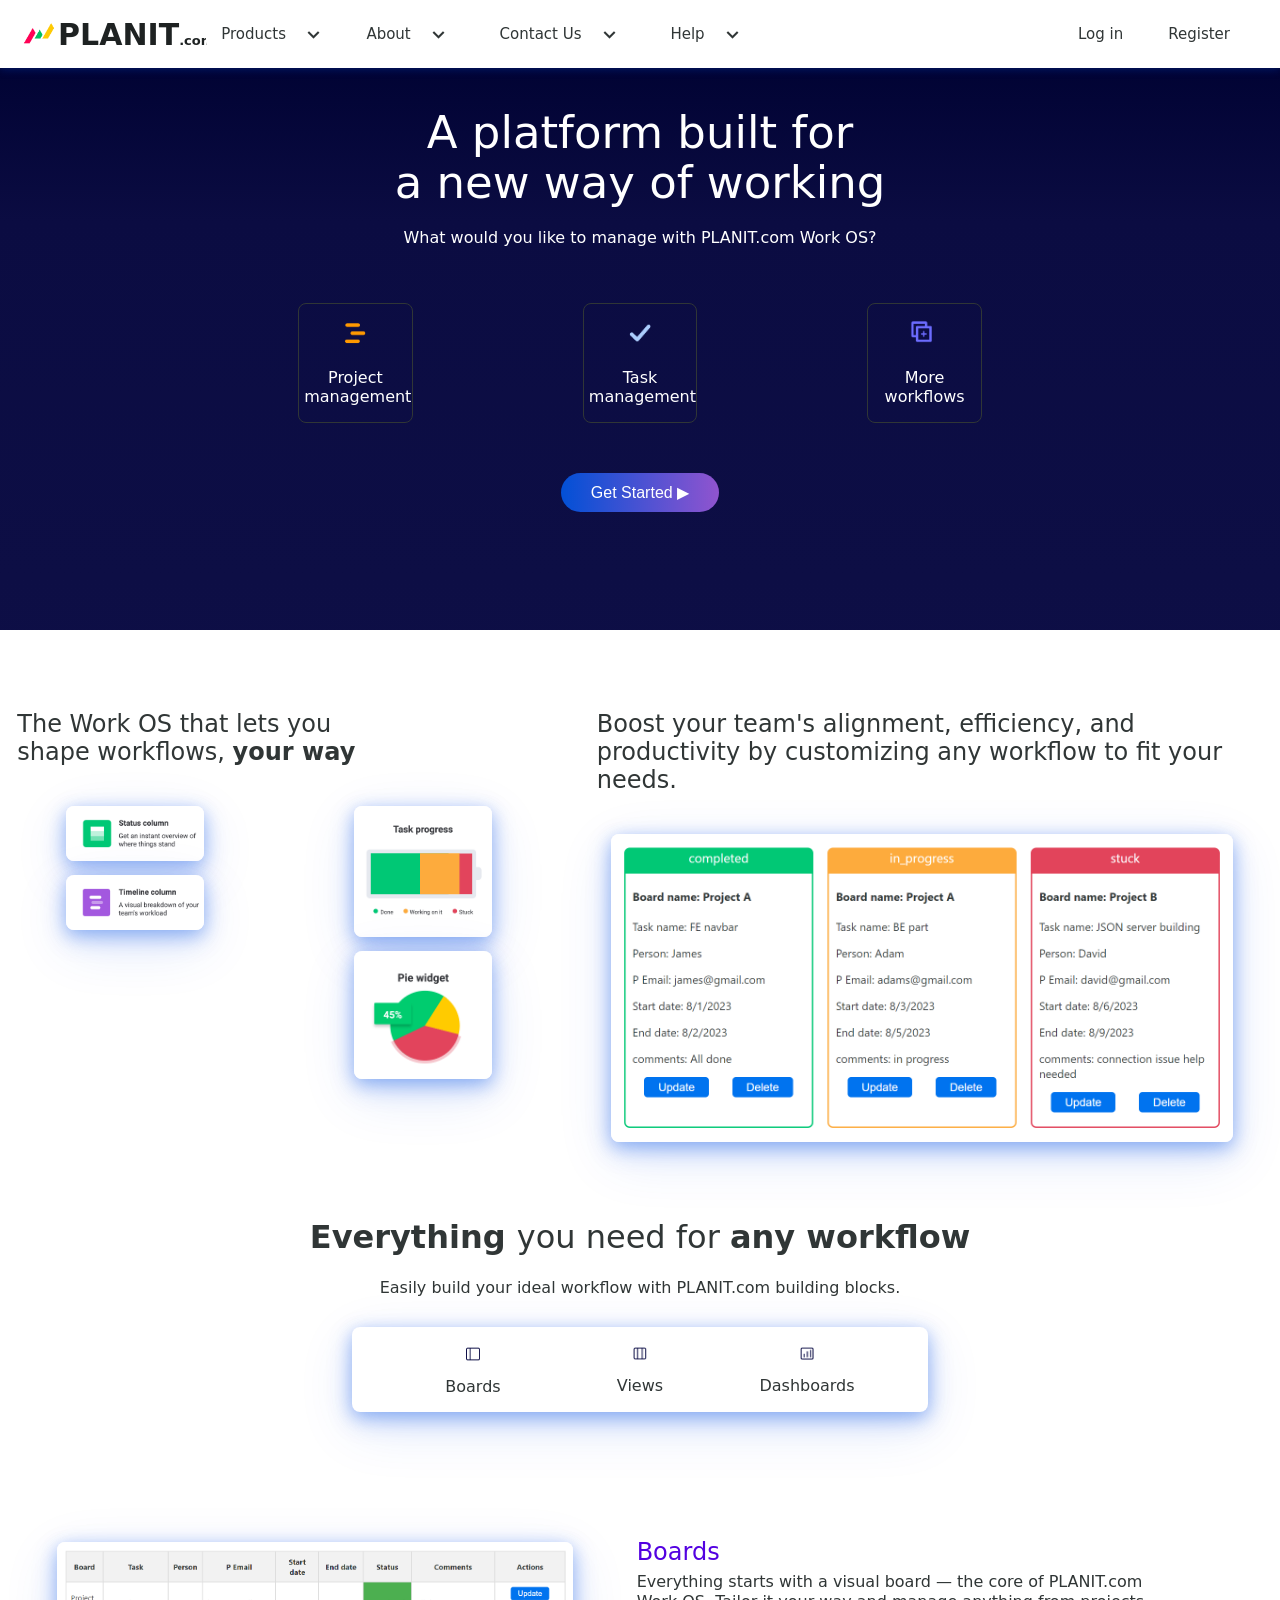
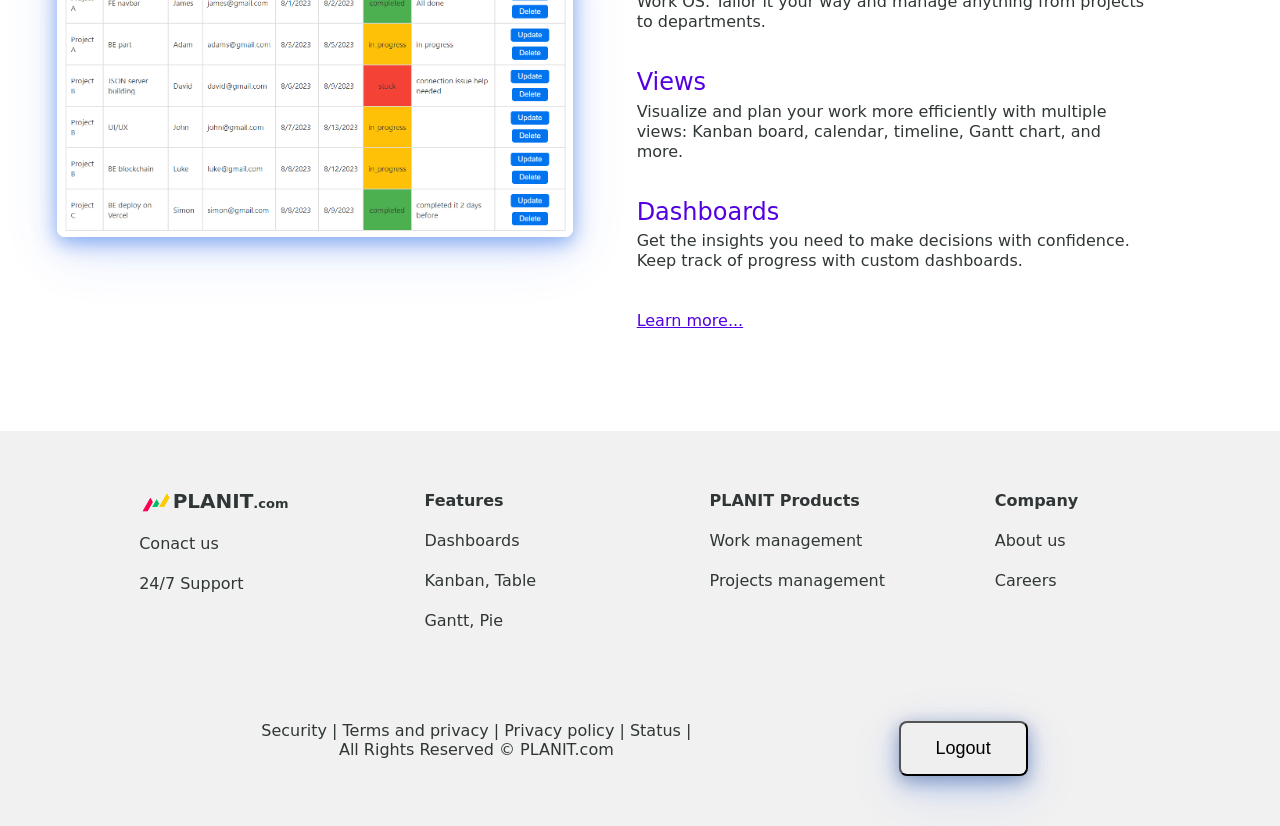
<file: Frontend/index.html>
<!DOCTYPE html>
<html lang="en">
  <head>
    <meta charset="UTF-8" />
    <meta http-equiv="X-UA-Compatible" content="IE=edge" />
    <meta name="viewport" content="width=device-width, initial-scale=1.0" />
    <title>PLANIT Home page</title>
    <link rel="stylesheet" href="index.css" />
    <link
      rel="stylesheet"
      href="https://cdnjs.cloudflare.com/ajax/libs/font-awesome/6.4.0/css/all.min.css"
      integrity="sha512-iecdLmaskl7CVkqkXNQ/ZH/XLlvWZOJyj7Yy7tcenmpD1ypASozpmT/E0iPtmFIB46ZmdtAc9eNBvH0H/ZpiBw=="
      crossorigin="anonymous"
      referrerpolicy="no-referrer"
    />
    <link
      href="https://unpkg.com/boxicons@2.1.1/css/boxicons.min.css"
      rel="stylesheet"
    />
  </head>
  <body>
    <nav id="navbar">
      <div id="navleftdiv">
        <div id="logo">
          <img src="./images/Untitled design.png" alt="err" />
          <a href="index.html">PLANIT<span>.com</span></a>
        </div>
        <div class="select-menu">
          <div class="select-btn">
            <div>
              <button class="sBtn-text" id="prodbtn">Products</button>
              <i class="bx bx-chevron-down" id="iprod"></i>
            </div>
          </div>

          <ul class="options">
            <li class="option">
              <img
                class="dropimgs"
                src="./images/cate1_images/wm_icon_footer.png"
                alt=""
              />
              <span id="wk_mngt1" class="option-text">Work management : </span>
              <p>
                Manage tasks and workflows to fuel team collaboration and
                productivity at scale.
              </p>
            </li>
            <li class="option">
              <img
                class="dropimgs"
                src="./images/cate1_images/pmo_icon.png"
                alt=""
              />
              <span id="wk_mngt2" class="option-text"
                >Project management :</span
              >
              <p>
                Plan, collaborate, and execute on every project and portfolio to
                reach your goals, faster.
              </p>
            </li>
          </ul>
        </div>
        <div class="navbtns">
          <button>About</button>
          <i class="bx bx-chevron-down"></i>
        </div>
        <div class="navbtns">
          <button>Contact Us</button>
          <i class="bx bx-chevron-down"></i>
        </div>
        <div class="navbtns">
          <button>Help</button>
          <i class="bx bx-chevron-down"></i>
        </div>
      </div>
      <div id="navrightdiv">
        <a id="hrefLogin" href="./pages/login.html">Log in</a>
        <a id="hrefRegister" href="./pages/register.html">Register</a>
      </div>
    </nav>
    <!-- main content---------- -->
    <div id="main">
      <h1>
        A platform built for <br />
        a new way of working
      </h1>
      <p>What would you like to manage with PLANIT.com Work OS?</p>
      <div id="cate1">
        <div id="wk_mngt3">
          <img src="./images/cate1_images/pmo_icon.png" alt="" />
          <p>Project management</p>
        </div>
        <div id="wk_mngt4">
          <img src="./images/cate1_images/task_icon.png" alt="" />
          <p>Task management</p>
        </div>
        <div>
          <img src="./images/cate1_images/workflows_icon.png" alt="" />
          <p>More workflows</p>
        </div>
      </div>
      <div>
        <button id="wk_mngt5" class="getstart">Get Started ▶</button>
      </div>
      <p></p>
      <p></p>
      <p></p>
      <div id="cate3">
        <div id="cate3l">
          <h2>
            The Work OS that lets you <br />shape workflows,
            <span id="spancate3">your way</span>
          </h2>
          <div id="cate3lsub">
            <div>
              <img src="./images/cate3/Status_column.png" alt="" />
              <img src="./images/cate3/Timeline_column.png" alt="" />
            </div>
            <div>
              <img src="./images/cate3/Battery.png" alt="" />
              <img src="./images/cate3/Pie.png" alt="" />
            </div>
          </div>
        </div>
        <div id="cate3r">
          <h2>
            Boost your team's alignment, efficiency, and productivity by
            customizing any workflow to fit your needs.
          </h2>
          <img src="./images/cate3/Kanban.PNG" alt="" />
        </div>
      </div>
      <div id="cate4">
        <h1>Everything <span> you need for </span> any workflow</h1>
        <p>Easily build your ideal workflow with PLANIT.com building blocks.</p>
        <div id="cate4sub">
          <div>
            <img src="./images/cate4/board_icon.png" alt="" />
            <p>Boards</p>
          </div>
          <div>
            <img src="./images/cate4/views_icon (1).png" alt="" />
            <p>Views</p>
          </div>
          <div>
            <img src="./images/cate4/dashboard_icon (1).png" alt="" />
            <p>Dashboards</p>
          </div>
        </div>
        <div id="cate4sub2">
          <div>
            <img id="first_board" src="./images/Table.PNG" alt="" />
          </div>
          <div>
            <h2>Boards</h2>
            <p>
              Everything starts with a visual board — the core of PLANIT.com
              Work OS. Tailor it your way and manage anything from projects to
              departments.
            </p>
            <h2>Views</h2>
            <p>
              Visualize and plan your work more efficiently with multiple views:
              Kanban board, calendar, timeline, Gantt chart, and more.
            </p>
            <h2>Dashboards</h2>
            <p>
              Get the insights you need to make decisions with confidence. Keep
              track of progress with custom dashboards.
            </p>
            <a href="" class="learnmore">Learn more...</a>
          </div>
        </div>
      </div>
    </div>
    <!-- main div end -->
    <div id="footer">
      <div id="fdiv1">
        <div id="logof">
          <img src="./images/Untitled design.png" alt="err" />
          <a href="index.html">PLANIT<span>.com</span></a>
        </div>
        <a href="">Conact us</a><br />
        <a href="">24/7 Support</a>
      </div>
      <div class="fdiv2">
        <a href="">Features</a> <br />
        <a href="">Dashboards</a><br />
        <a href="">Kanban,</a>
        <a href="">Table</a><br />
        <a href="">Gantt,</a>
        <a href="">Pie</a>
      </div>
      <div class="fdiv2">
        <a href="">PLANIT Products</a> <br />
        <a href="">Work management</a><br />
        <a href="">Projects management</a><br />
      </div>
      <div class="fdiv2">
        <a href="">Company</a> <br />
        <a href="">About us</a><br />
        <a href="">Careers</a><br />
      </div>
    </div>
    <div id="footerbottum">
      <div></div>
      <div>
        Security | Terms and privacy | Privacy policy | Status | All Rights
        Reserved © PLANIT.com
      </div>
      <div>
        <button id="logout">Logout</button>
      </div>
      <div></div>
    </div>
  </body>
</html>
<script src="./index.js"></script>
</file>
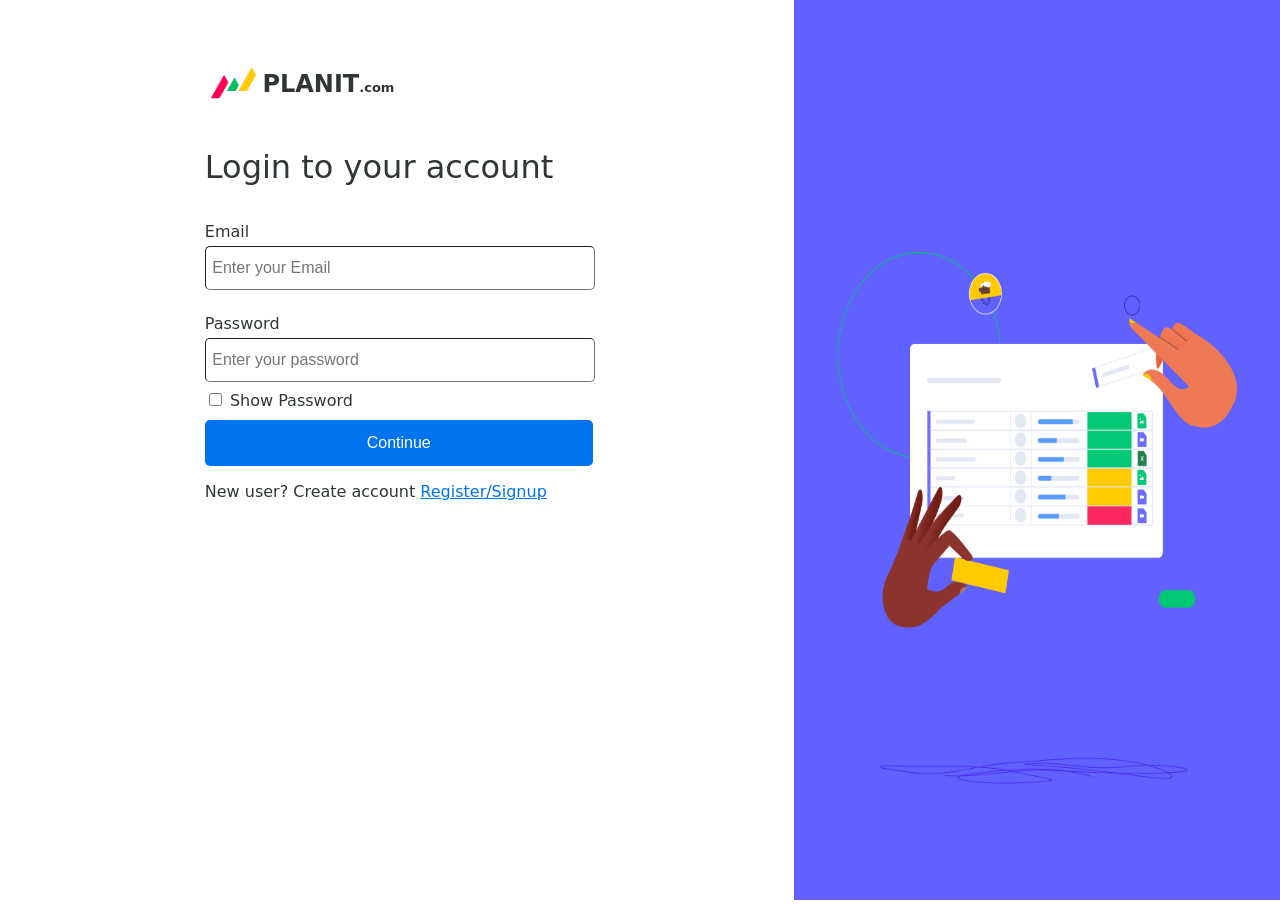
<file: Frontend/pages/login.html>
<!DOCTYPE html>
<html lang="en">
  <head>
    <meta charset="UTF-8" />
    <meta http-equiv="X-UA-Compatible" content="IE=edge" />
    <meta name="viewport" content="width=device-width, initial-scale=1.0" />
    <title>Login page</title>
    <link rel="stylesheet" href="../styles/login.css" />
  </head>
  <body>
    <div id="container">
      <div id="left">
        <div id="leftmaincont">
          <div id="logo">
            <img src="../images/Untitled design.png" alt="err" />
            <h2>PLANIT<span>.com</span></h2>
          </div>
          <h1>Login to your account</h1>
          <form id="formcontainer">
            <p>Email</p>
            <input
              type="email"
              id="email"
              class="rcheck"
              placeholder=" Enter your Email"
            />
            <p>Password</p>
            <input
              type="password"
              id="password"
              class="rcheck"
              placeholder=" Enter your password"
            />
            <label>
              <input type="checkbox" id="showPassword" />
              Show Password
            </label>
            <input type="submit" id="continue" value="Continue" />
          </form>
          <p>
            New user? Create account
            <a href="./register.html" id="spanid">Register/Signup</a>
          </p>
        </div>
      </div>
      <div id="right">
        <img src="../images/welcome-to-planit.png" alt="" />
      </div>
    </div>
  </body>
</html>
<script src="../scripts/login.js"></script>
</file>
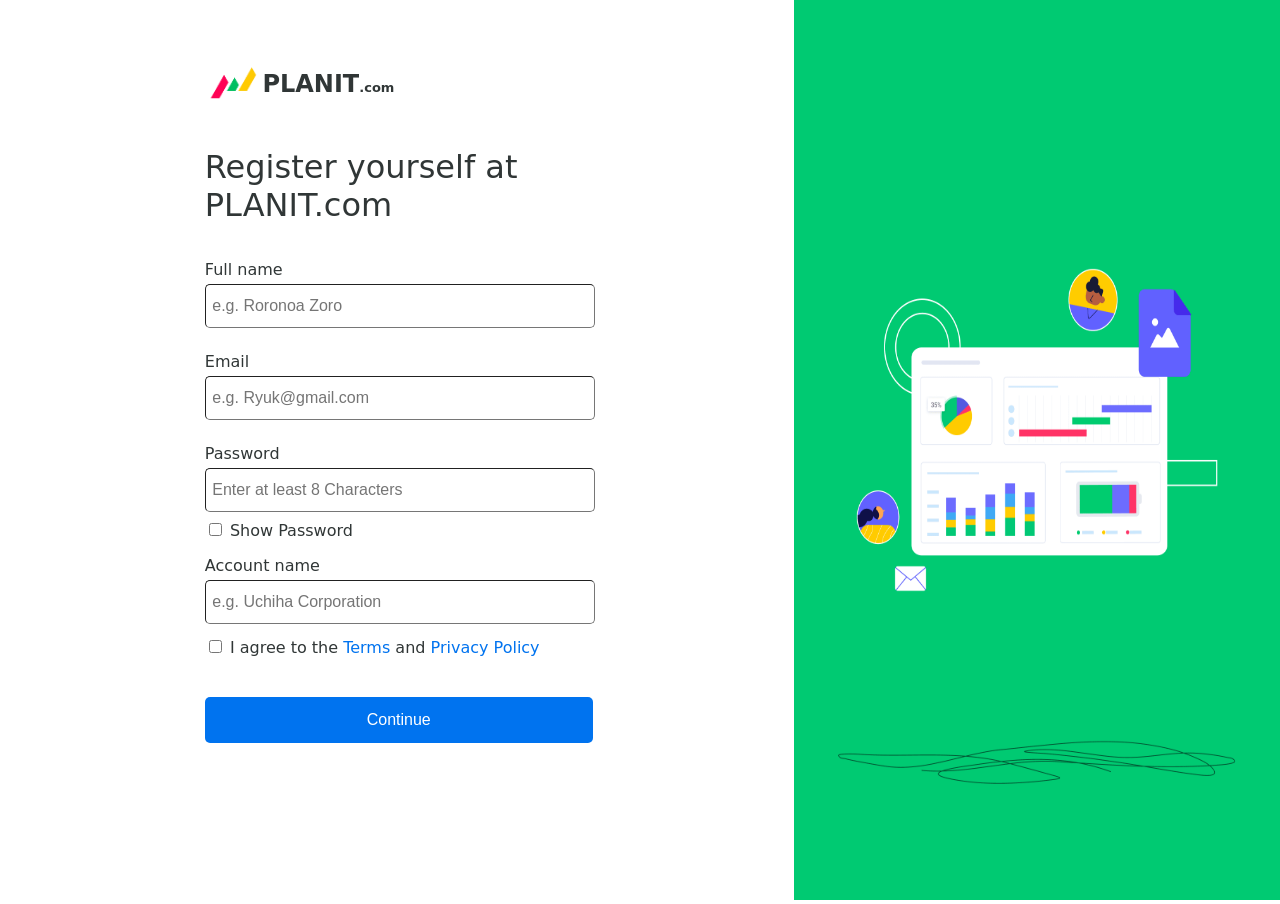
<file: Frontend/pages/register.html>
<!DOCTYPE html>
<html lang="en">
  <head>
    <meta charset="UTF-8" />
    <meta http-equiv="X-UA-Compatible" content="IE=edge" />
    <meta name="viewport" content="width=device-width, initial-scale=1.0" />
    <title>Register page</title>
    <link rel="stylesheet" href="../styles/register.css" />
  </head>
  <body>
    <div id="container">
      <div id="left">
        <div id="leftmaincont">
          <div id="logo">
            <img src="../images/Untitled design.png" alt="err" />
            <h2>PLANIT<span>.com</span></h2>
          </div>
          <h1>Register yourself at PLANIT.com</h1>
          <form id="formcontainer">
            <p>Full name</p>
            <input
              type="text"
              id="fullname"
              class="rcheck"
              placeholder=" e.g. Roronoa Zoro"
            />
            <p>Email</p>
            <input
              type="email"
              id="email"
              class="rcheck"
              placeholder=" e.g. Ryuk@gmail.com"
            />
            <p>Password</p>
            <input
              type="password"
              id="password"
              class="rcheck"
              placeholder=" Enter at least 8 Characters"
            />
            <label>
              <input type="checkbox" id="showPassword" />
              Show Password
            </label>
            <p>Account name</p>
            <input
              type="text"
              id="accountname"
              class="rcheck"
              placeholder=" e.g. Uchiha Corporation"
            />
            <div id="checkbox">
              <input type="checkbox" />
              <span
                >I agree to the <span class="terms"> Terms </span> and
                <span class="terms"> Privacy Policy</span>
              </span>
            </div>
            <input type="submit" id="continue" value="Continue" />
          </form>
        </div>
      </div>
      <div id="right">
        <img
          src="../images/what-aspects-of-your-work-do-you-need-help_with.png"
          alt=""
        />
      </div>
    </div>
  </body>
</html>
<script src="../scripts/register.js"></script>
</file>
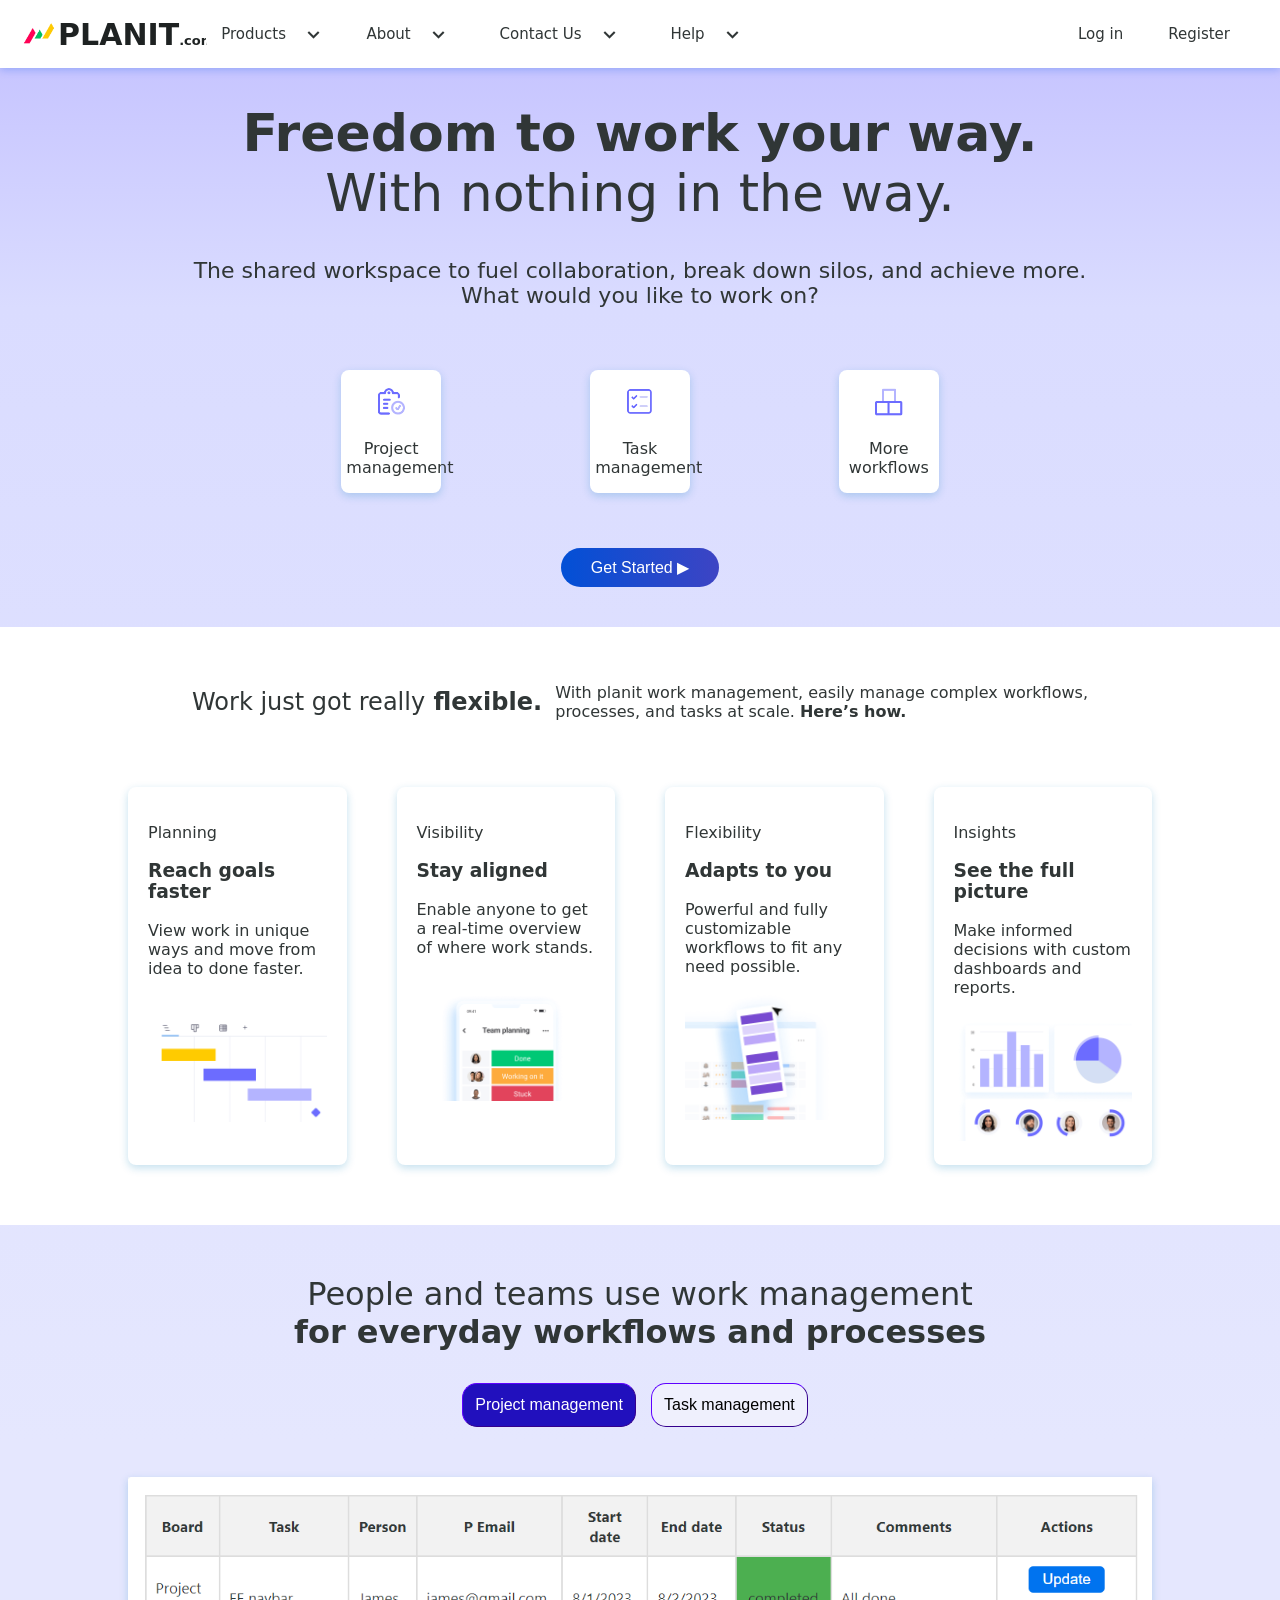
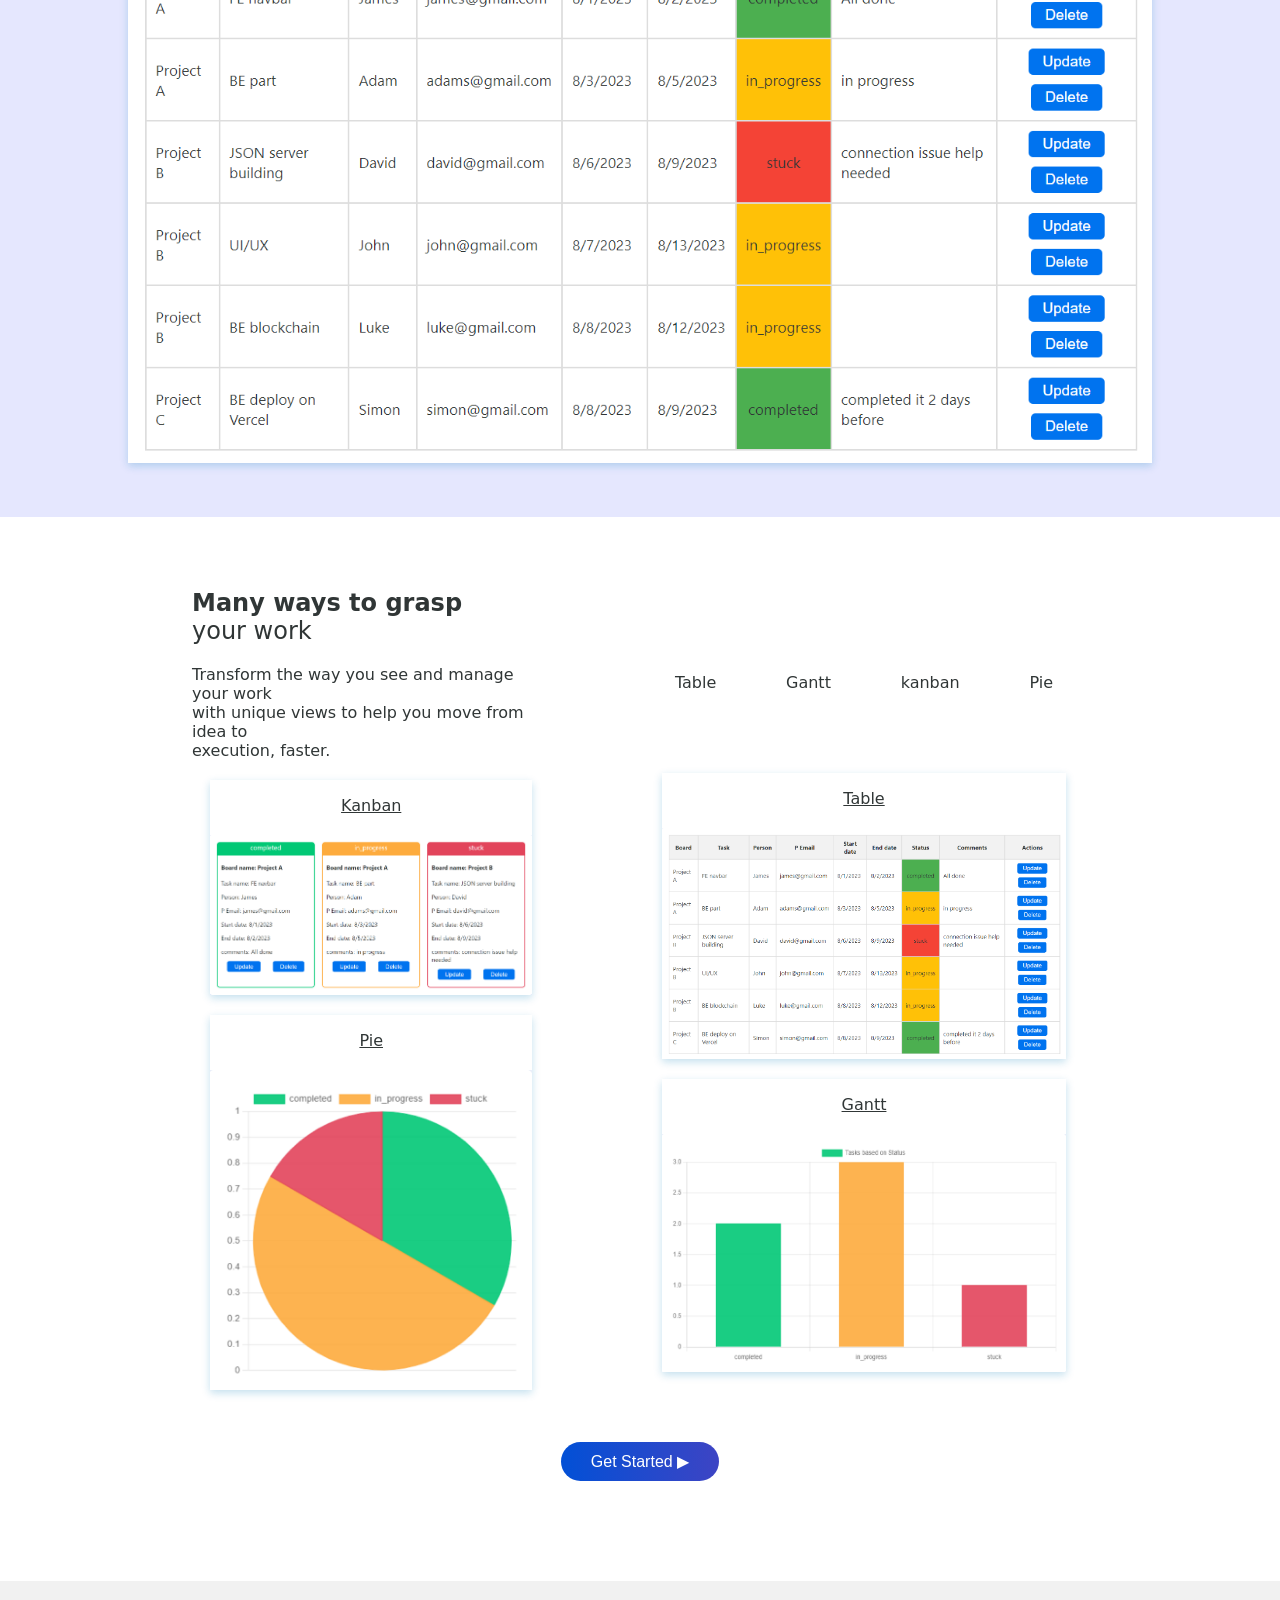
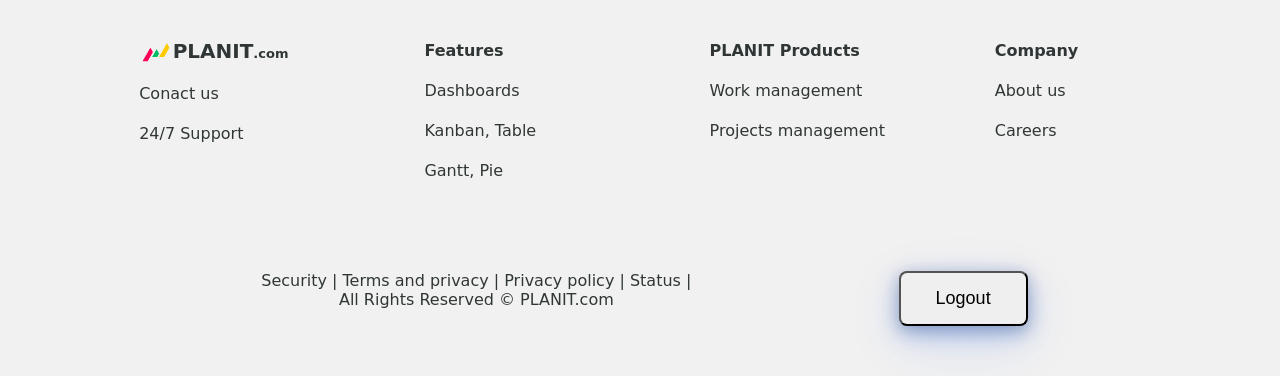
<file: Frontend/pages/wk_mngt.html>
<!DOCTYPE html>
<html lang="en">
  <head>
    <meta charset="UTF-8" />
    <meta http-equiv="X-UA-Compatible" content="IE=edge" />
    <meta name="viewport" content="width=device-width, initial-scale=1.0" />
    <title>Work Management</title>
    <link rel="stylesheet" href="../styles/wk_mngt.css" />
    <link
      rel="stylesheet"
      href="https://cdnjs.cloudflare.com/ajax/libs/font-awesome/6.4.0/css/all.min.css"
      integrity="sha512-iecdLmaskl7CVkqkXNQ/ZH/XLlvWZOJyj7Yy7tcenmpD1ypASozpmT/E0iPtmFIB46ZmdtAc9eNBvH0H/ZpiBw=="
      crossorigin="anonymous"
      referrerpolicy="no-referrer"
    />
    <link
      href="https://unpkg.com/boxicons@2.1.1/css/boxicons.min.css"
      rel="stylesheet"
    />
  </head>
  <body>
    <nav id="navbar">
      <div id="navleftdiv">
        <div id="logo">
          <img src="../images/Untitled design.png" alt="err" />
          <a href="../index.html">PLANIT<span>.com</span></a>
        </div>
        <div class="select-menu">
          <div class="select-btn">
            <div>
              <button class="sBtn-text" id="prodbtn">Products</button>
              <i class="bx bx-chevron-down" id="iprod"></i>
            </div>
          </div>
          <ul class="options">
            <li class="option">
              <img
                class="dropimgs"
                src="../images/cate1_images/wm_icon_footer.png"
                alt=""
              />
              <span id="wk_mngt1" class="option-text">Work management : </span>
              <p>
                Manage tasks and workflows to fuel team collaboration and
                productivity at scale.
              </p>
            </li>
            <li class="option">
              <img
                class="dropimgs"
                src="../images/cate1_images/pmo_icon.png"
                alt=""
              />
              <span class="option-text">Project management :</span>
              <p>
                Plan, collaborate, and execute on every project and portfolio to
                reach your goals, faster.
              </p>
            </li>
          </ul>
        </div>
        <div class="navbtns">
          <button>About</button>
          <i class="bx bx-chevron-down"></i>
        </div>
        <div class="navbtns">
          <button>Contact Us</button>
          <i class="bx bx-chevron-down"></i>
        </div>
        <div class="navbtns">
          <button>Help</button>
          <i class="bx bx-chevron-down"></i>
        </div>
      </div>
      <div id="navrightdiv">
        <a id="hrefLogin" href="../pages/login.html">Log in</a>
        <a id="hrefRegister" href="./pages/register.html">Register</a>
      </div>
    </nav>

    <!-- main content---------- -->

    <div id="main">
      <h1>
        <span class="spanid">Freedom to work your way.</span> <br />
        With nothing in the way.
      </h1>
      <p>
        The shared workspace to fuel collaboration, break down silos, and
        achieve more. <br />
        What would you like to work on?
      </p>
      <div id="cate1">
        <div id="opentaskpage2">
          <img
            src="../images/wk_cate1/Project_and_Task_management.png"
            alt=""
          />
          <p>Project management</p>
        </div>
        <div id="opentaskpage3">
          <img src="../images/wk_cate1/task.png" alt="" />
          <p>Task management</p>
        </div>
        <div>
          <img src="../images/wk_cate1/Build_your_own.png" alt="" />
          <p>More workflows</p>
        </div>
      </div>
      <div>
        <button id="opentaskpage" class="getstart">Get Started ▶</button>
      </div>
      <div></div>
      <div id="cate2">
        <div>
          <h2><span class="spanid2"> Work just got really</span> flexible.</h2>
          <p>
            With planit work management, easily manage complex workflows, <br />
            processes, and tasks at scale.
            <span class="spanid"> Here’s how.</span>
          </p>
        </div>
        <div id="card">
          <div>
            <p>Planning</p>
            <h3>Reach goals faster</h3>
            <p>View work in unique ways and move from idea to done faster.</p>
            <img src="../images/wk_cate2/gantt_cards.png" alt="" />
          </div>
          <div>
            <p>Visibility</p>
            <h3>Stay aligned</h3>
            <p>
              Enable anyone to get a real-time overview of where work stands.
            </p>
            <img src="../images/wk_cate2/mobile_cards.png" alt="" />
          </div>
          <div>
            <p>Flexibility</p>
            <h3>Adapts to you</h3>
            <p>
              Powerful and fully customizable workflows to fit any need
              possible.
            </p>
            <img src="../images/wk_cate2/flexibility_cards.png" alt="" />
          </div>
          <div>
            <p>Insights</p>
            <h3>See the full picture</h3>
            <p>Make informed decisions with custom dashboards and reports.</p>
            <img src="../images/wk_cate2/dashbaords_cards.png" alt="" />
          </div>
        </div>
      </div>

      <div id="cate3">
        <h1>
          <span class="spanid2">People and teams use work management</span>
          <br />for everyday workflows and processes
        </h1>
        <div id="divbtncate3">
          <button class="btncate3">Project management</button>
          <button class="btncate3">Task management</button>
        </div>
        <div id="cate3img">
          <img src="../images/wk_cate3/Table.PNG" alt="" />
        </div>
      </div>

      <div id="cate4">
        <div>
          <div id="cate4left">
            <h2>
              Many ways to grasp <br />
              <span class="spanid2">your work </span>
            </h2>
            <p>
              Transform the way you see and manage your work <br />
              with unique views to help you move from idea to <br />
              execution, faster.
            </p>
            <div class="manyways manyways2">
              <p>Kanban</p>
              <img src="../images/wk_cate4/Kanban.PNG" alt="" />
            </div>
            <div class="manyways manyways2">
              <p>Pie</p>
              <img src="../images/wk_cate4/Pie.PNG" alt="" />
            </div>
          </div>
          <div id="cate4right">
            <div>
              <p>Table</p>
              <p>Gantt</p>
              <p>kanban</p>
              <p>Pie</p>
            </div>
            <div class="manyways">
              <p>Table</p>
              <img src="../images/wk_cate4/Table.PNG" alt="" />
            </div>
            <div class="manyways">
              <p>Gantt</p>
              <img src="../images/wk_cate4/Gantt.PNG" alt="" />
            </div>
          </div>
        </div>
      </div>
      <div id="btngetstart">
        <button class="getstart">Get Started ▶</button>
      </div>

      <!-- main div ends next line -->
    </div>

    <div id="footer">
      <div id="fdiv1">
        <div id="logof">
          <img src="../images/Untitled design.png" alt="err" />
          <a href="../index.html">PLANIT<span>.com</span></a>
        </div>
        <a href="">Conact us</a><br />
        <a href="">24/7 Support</a>
      </div>
      <div class="fdiv2">
        <a href="">Features</a> <br />
        <a href="">Dashboards</a><br />
        <a href="">Kanban,</a>
        <a href="">Table</a><br />
        <a href="">Gantt,</a>
        <a href="">Pie</a>
      </div>
      <div class="fdiv2">
        <a href="">PLANIT Products</a> <br />
        <a href="">Work management</a><br />
        <a href="">Projects management</a><br />
      </div>
      <div class="fdiv2">
        <a href="">Company</a> <br />
        <a href="">About us</a><br />
        <a href="">Careers</a><br />
      </div>
    </div>
    <div id="footerbottum">
      <div></div>
      <div>
        Security | Terms and privacy | Privacy policy | Status | All Rights
        Reserved © PLANIT.com
      </div>
      <div>
        <button id="logout">Logout</button>
      </div>
      <div></div>
    </div>
  </body>
</html>
<script src="../scripts/wk_mngt.js"></script>
</file>
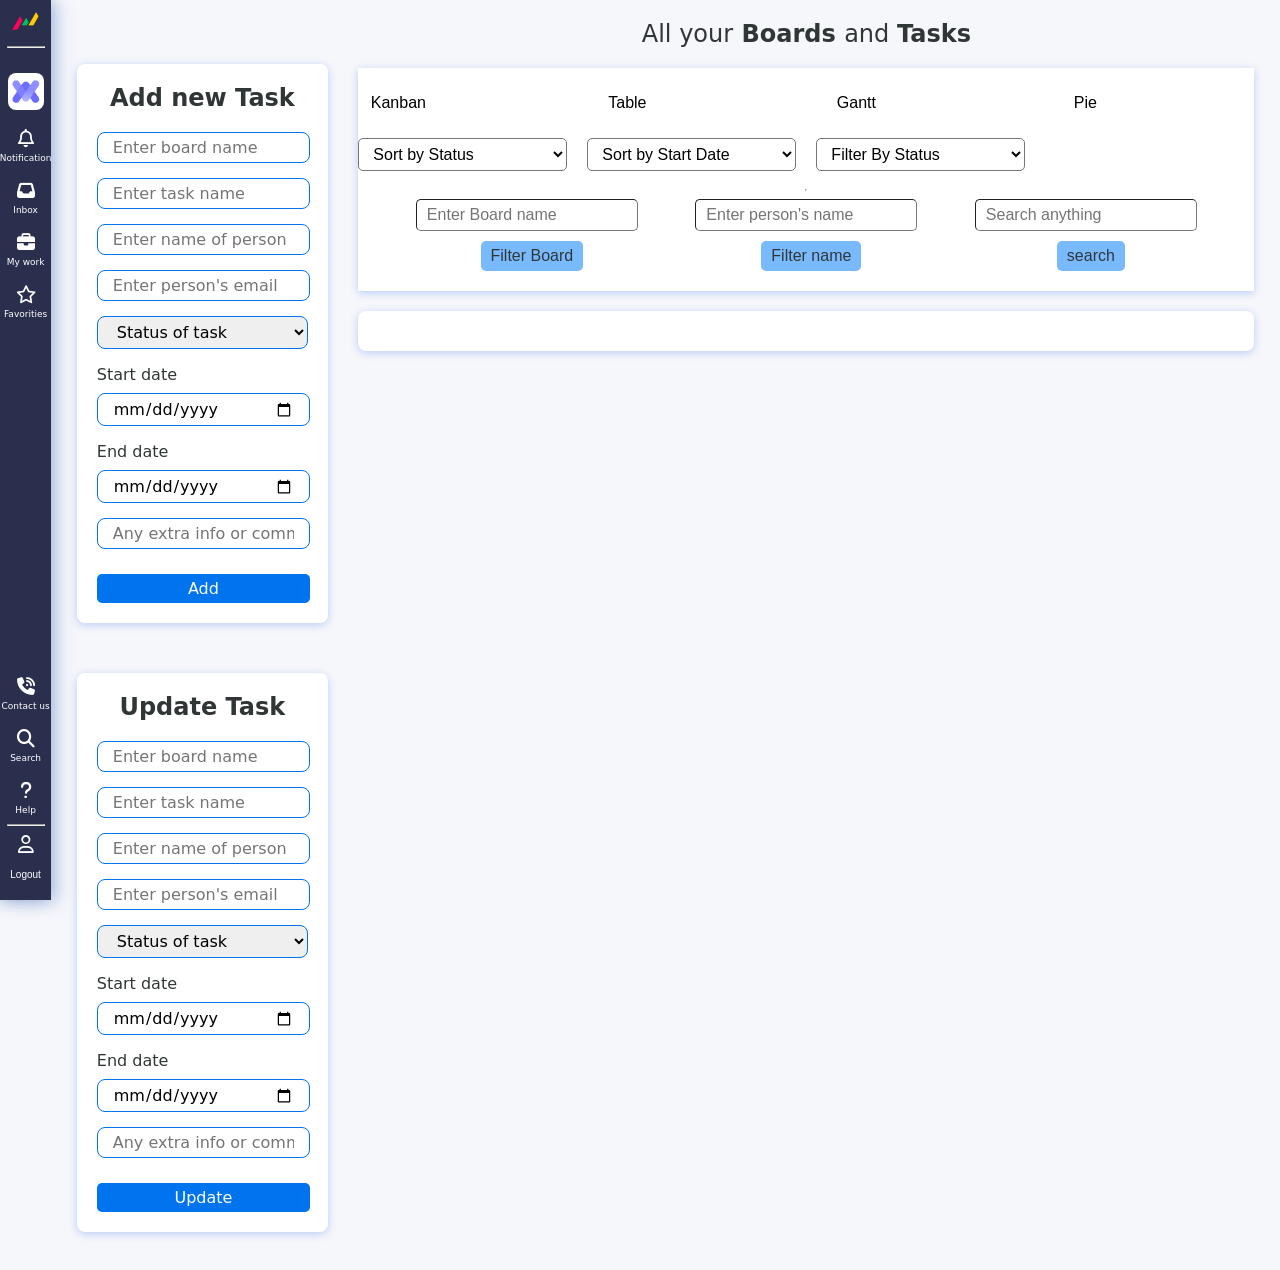
<file: Frontend/pages/wk_task.html>
<!DOCTYPE html>
<html lang="en">
<head>
    <meta charset="UTF-8">
    <meta http-equiv="X-UA-Compatible" content="IE=edge">
    <meta name="viewport" content="width=device-width, initial-scale=1.0">
    <title>Task management</title>
    <link rel="stylesheet" href="../styles/wk_task.css">
    <link rel="stylesheet" href="https://cdnjs.cloudflare.com/ajax/libs/font-awesome/6.4.0/css/all.min.css" integrity="sha512-iecdLmaskl7CVkqkXNQ/ZH/XLlvWZOJyj7Yy7tcenmpD1ypASozpmT/E0iPtmFIB46ZmdtAc9eNBvH0H/ZpiBw==" crossorigin="anonymous" referrerpolicy="no-referrer" />
</head>
<body>
    <div id="fullpage">
        <div id="sidenav">
            <div id="sidenav1">
                <img id="hmpgredirect" src="../images/Untitled design.png" alt="">
                <hr>
                <img src="../images/cate1_images/wm_icon_footer.png" alt="">
                <i class="fa-regular fa-bell" style="color: #ffffff;"></i>
                <p>Notification</p>
                <i class="fa-solid fa-inbox" style="color: #ffffff;"></i>
                <p>Inbox</p>
                <i class="fa-solid fa-briefcase" style="color: #ffffff;"></i>
                <p>My work</p>
                <i class="fa-regular fa-star" style="color: #ffffff;"></i>
                <p>Favorities</p>
            </div>
            <div id="sidenav2">
                <i class="fa-solid fa-phone-volume" style="color: #ffffff;"></i>
                <p>Contact us</p>
                <i class="fa-solid fa-magnifying-glass" style="color: #ffffff;"></i>
                <p>Search</p>
                <i class="fa-solid fa-question" style="color: #ffffff;"></i>
                <p>Help</p>
                <hr>
                <i class="fa-regular fa-user" style="color: #ffffff;"></i>
                <button id="logout">Logout</button>
            </div>
        </div>
        <div id="addNup">
            <form id="add">
                <h2>Add new Task</h2>
                <input type="text" id="board" placeholder="Enter board name">
                <input type="text" id="task" placeholder="Enter task name">
                <input type="text" id="person_allocated" placeholder="Enter name of person">
                <input type="text" id="p_email" placeholder="Enter person's email">
                <select  id="status">
                    <option class="ogray" value="">Status of task</option>
                    <option class="ogreen" value="completed">Completed</option>
                    <option class="oyellow" value="in_progress">In progress</option>
                    <option class="ored" value="stuck">Stuck</option>
                    <!-- <option class="ored" value="not_started">not_started</option> -->

                </select>
                <p>Start date</p>
                <input type="date" id="start_date" placeholder="Enter start date">
                <p>End date</p>
                <input type="date" id="end_date" placeholder="Enter end date">
                <input type="text" id="extra" placeholder="Any extra info or comments..">
                <input type="submit" id="submit" value="Add">
            </form>


            <form id="update">
                <h2>Update Task</h2>
                <p id="idt" style="display: none;"></p>
                <input type="text" id="up_board" placeholder="Enter board name">
                <input type="text" id="up_task" placeholder="Enter task name">
                <input type="text" id="up_person_allocated" placeholder="Enter name of person">
                <input type="text" id="up_p_email" placeholder="Enter person's email">
                <select  id="up_status">
                    <option class="ogray" value="">Status of task</option>
                    <option class="ogreen" value="completed">Completed</option>
                    <option class="oyellow" value="in_progress">In progress</option>
                    <option class="ored" value="stuck">Stuck</option>
                </select>
                <p>Start date</p>
                <input type="date" id="up_start_date" placeholder="Enter start date">
                <p>End date</p>
                <input type="date" id="up_end_date" placeholder="Enter end date">
                <input type="text" id="up_extra" placeholder="Any extra info or comments..">
                <input type="submit" id="up_submit" value="Update">
            </form>
        </div>



        <div id="fullworkspace">

            <div id="topbar">
                <h2><span class="spancls"> All your</span>  Boards <span class="spancls">  and </span> Tasks </h2>
                <div id="dataforms">
                    <div>
                        <button class="topbtns" id="kanban">Kanban</button>
                        <button class="topbtns" id="Table">Table</button>
                        <button class="topbtns" id="Gantt">Gantt</button>
                        <button class="topbtns" id="pie">Pie</button>
                        <select class="topbtns1" id="sortBystatus">
                            <option value="">Sort by Status</option>
                            <option value="lowToHigh">Stuck to Completed</option>
                            <option value="HighToLow">Completed to Stuck</option>
                        </select>
                        <select class="topbtns1" id="sortByStartdate">
                            <option value="">Sort by Start Date</option>
                            <option value="lowToHighSD">oldest to latest</option>
                            <option value="HighToLowSD">latest to oldest</option>
                        </select>

                        <select class="topbtns1" id="filterByStatus">
                            <option value="" >Filter By Status</option>
                            <option value="completed" >Completed</option>
                            <option value="in_progress" >In progress</option>
                            <option value="stuck" >Stuck</option>
                        </select>
                    </div>

                    <hr>

                    <div>
                        <form id="filterByBoard">
                            <input type="text" id="filterBoard" class="topbtns1" placeholder="Enter Board name">
                            <input type="submit" id="filterBoardSubmit" class="topbtns1" value="Filter Board">
                        </form>
                        <form id="filterByName">
                            <input type="text" id="filtername" class="topbtns1" placeholder="Enter person's name">
                            <input type="submit" id="filternameSubmit" class="topbtns1" value="Filter name">
                        </form>
                        <form id="searchany">
                            <input class="topbtns1" type="text" placeholder="Search anything" id="search">
                            <input class="topbtns1" type="submit" value="search">
                        </form>
                    </div>


                </div>

            </div>


            <div class="maincontainer" id="maincontainer">
            </div>
        </div>
</div>
    
</body>
</html>
<script src="../scripts/wk_task.js"></script>
</file>
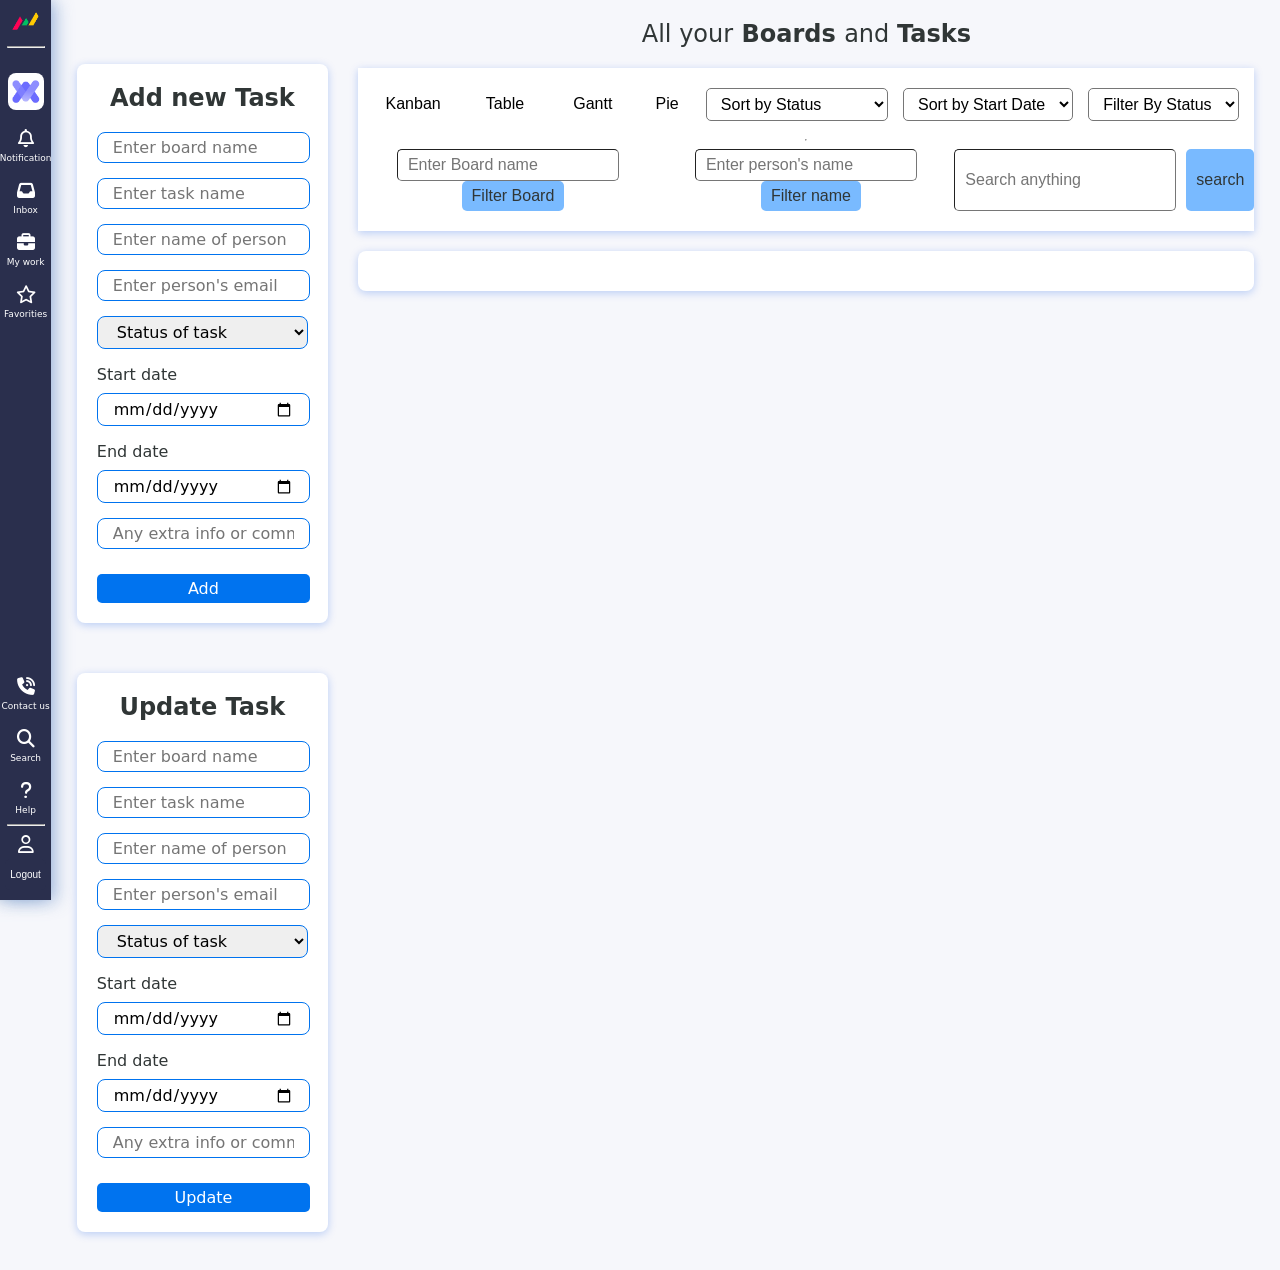
<file: Frontend/pages/wk_task_tab.html>
<!DOCTYPE html>
<html lang="en">
<head>
    <meta charset="UTF-8">
    <meta http-equiv="X-UA-Compatible" content="IE=edge">
    <meta name="viewport" content="width=device-width, initial-scale=1.0">
    <title>Task management</title>
    <link rel="stylesheet" href="../styles/wk_task_tab.css">
    <link rel="stylesheet" href="https://cdnjs.cloudflare.com/ajax/libs/font-awesome/6.4.0/css/all.min.css" integrity="sha512-iecdLmaskl7CVkqkXNQ/ZH/XLlvWZOJyj7Yy7tcenmpD1ypASozpmT/E0iPtmFIB46ZmdtAc9eNBvH0H/ZpiBw==" crossorigin="anonymous" referrerpolicy="no-referrer" />
</head>
<body>
    <div id="fullpage">
        <div id="sidenav">
            <div id="sidenav1">
                <img id="hmpgredirect" src="../images/Untitled design.png" alt="">
                <hr>
                <img src="../images/cate1_images/wm_icon_footer.png" alt="">
                <i class="fa-regular fa-bell" style="color: #ffffff;"></i>
                <p>Notification</p>
                <i class="fa-solid fa-inbox" style="color: #ffffff;"></i>
                <p>Inbox</p>
                <i class="fa-solid fa-briefcase" style="color: #ffffff;"></i>
                <p>My work</p>
                <i class="fa-regular fa-star" style="color: #ffffff;"></i>
                <p>Favorities</p>
            </div>
            <div id="sidenav2">
                <i class="fa-solid fa-phone-volume" style="color: #ffffff;"></i>
                <p>Contact us</p>
                <i class="fa-solid fa-magnifying-glass" style="color: #ffffff;"></i>
                <p>Search</p>
                <i class="fa-solid fa-question" style="color: #ffffff;"></i>
                <p>Help</p>
                <hr>
                <i class="fa-regular fa-user" style="color: #ffffff;"></i>
                <button id="logout">Logout</button>
            </div>
        </div>
        <div id="addNup">
            <form id="add">
                <h2>Add new Task</h2>
                <input type="text" id="board" placeholder="Enter board name">
                <input type="text" id="task" placeholder="Enter task name">
                <input type="text" id="person_allocated" placeholder="Enter name of person">
                <input type="text" id="p_email" placeholder="Enter person's email">
                <select  id="status">
                    <option class="ogray" value="">Status of task</option>
                    <option class="ogreen" value="completed">Completed</option>
                    <option class="oyellow" value="in_progress">In progress</option>
                    <option class="ored" value="stuck">Stuck</option>
                </select>
                <p>Start date</p>
                <input type="date" id="start_date" placeholder="Enter start date">
                <p>End date</p>
                <input type="date" id="end_date" placeholder="Enter end date">
                <input type="text" id="extra" placeholder="Any extra info or comments..">
                <input type="submit" id="submit" value="Add">
            </form>


            <form id="update">
                <h2>Update Task</h2>
                <p id="idt" style="display: none;"></p>
                <input type="text" id="up_board" placeholder="Enter board name">
                <input type="text" id="up_task" placeholder="Enter task name">
                <input type="text" id="up_person_allocated" placeholder="Enter name of person">
                <input type="text" id="up_p_email" placeholder="Enter person's email">
                <select  id="up_status">
                    <option class="ogray" value="">Status of task</option>
                    <option class="ogreen" value="completed">Completed</option>
                    <option class="oyellow" value="in_progress">In progress</option>
                    <option class="ored" value="stuck">Stuck</option>
                </select>
                <p>Start date</p>
                <input type="date" id="up_start_date" placeholder="Enter start date">
                <p>End date</p>
                <input type="date" id="up_end_date" placeholder="Enter end date">
                <input type="text" id="up_extra" placeholder="Any extra info or comments..">
                <input type="submit" id="up_submit" value="Update">
            </form>
        </div>



        <div id="fullworkspace">


            <div id="topbar">
                <h2><span class="spancls"> All your</span>  Boards <span class="spancls">  and </span> Tasks </h2>
                <div id="dataforms">
                    <div>
                        <button class="topbtns" id="kanban">Kanban</button>
                        <button class="topbtns" id="Table">Table</button>
                        <button class="topbtns" id="Gantt">Gantt</button>
                        <button class="topbtns" id="pie">Pie</button>
                        <select class="topbtns1" id="sortBystatus">
                            <option value="">Sort by Status</option>
                            <option value="lowToHigh">Stuck to Completed</option>
                            <option value="HighToLow">Completed to Stuck</option>
                        </select>
                        <select class="topbtns1" id="sortByStartdate">
                            <option value="">Sort by Start Date</option>
                            <option value="lowToHighSD">oldest to latest</option>
                            <option value="HighToLowSD">latest to oldest</option>
                        </select>

                        <select class="topbtns1" id="filterByStatus">
                            <option value="" >Filter By Status</option>
                            <option value="completed" >Completed</option>
                            <option value="in_progress" >In progress</option>
                            <option value="stuck" >Stuck</option>
                        </select>
                    </div>

                    <hr>

                    <div>
                        <form id="filterByBoard">
                            <input type="text" id="filterBoard" class="topbtns1" placeholder="Enter Board name">
                            <input type="submit" id="filterBoardSubmit" class="topbtns1" value="Filter Board">
                        </form>
                        <form id="filterByName">
                            <input type="text" id="filtername" class="topbtns1" placeholder="Enter person's name">
                            <input type="submit" id="filternameSubmit" class="topbtns1" value="Filter name">
                        </form>
                        <form id="searchany">
                            <input class="topbtns1" type="text" placeholder="Search anything" id="search">
                            <input class="topbtns1" type="submit" value="search">
                        </form>
                    </div>


                </div>

            </div>


            <div class="maincontainer" id="maincontainer">
            </div>
        </div>
</div>
    
</body>
</html>
<script src="../scripts/wk_task_tab.js"></script>
</file>
<file: Frontend/index.css>
body{
    font-family: system-ui, -apple-system, BlinkMacSystemFont, 'Segoe UI', Roboto, Oxygen, Ubuntu, Cantarell, 'Open Sans', 'Helvetica Neue', sans-serif;
    margin: 0px;
    padding: 0px;
    color: #303636;
}
#navbar{
    display: flex;
    align-items: center;
    justify-content: space-around;
    box-shadow: rgba(3, 79, 232, 0.25) 0px 2px 8px 0px;
    background-color: white;
    position: sticky;
    top: 0;
    /* z-index: 1; */
    padding: 15px 0px 15px 0px;
}

#logo{
    display: flex;
    align-items: center;
    justify-content: left;
    width: 18%;
    margin-right: 2%;

}

#logo>img{
    width: 25%;
}
#logo span{
    font-size: small;
}

#logo>a{
    text-decoration: none;
    color: #1e2222;
    font-family: system-ui, -apple-system, BlinkMacSystemFont, 'Segoe UI', Roboto, Oxygen, Ubuntu, Cantarell, 'Open Sans', 'Helvetica Neue', sans-serif;
    font-size: 30px;
    font-weight: 700;
}

#navleftdiv{
    display: flex;
    align-items: center;
    margin-left: 20px;

}

#navleftdiv>button{
    margin-right: 3%;
}


#navrightdiv{
    display: flex;
    align-items: center;
    justify-content: right;
    width: 40%;
    margin-right: 20px;
}

#navrightdiv>button{
    margin-right: 0%;
}

#navbar button{
    font-family: system-ui, -apple-system, BlinkMacSystemFont, 'Segoe UI', Roboto, Oxygen, Ubuntu, Cantarell, 'Open Sans', 'Helvetica Neue', sans-serif;
    color: #303636;
    text-decoration: none;
    border-width: 0px;
    background-color: white;
    padding: 7px 15px;
    border-radius: 8px;
    font-size: 15px;
}

#navbar button:hover{
    background-color: rgb(237, 243, 253);
    color: rgb(83, 1, 225);
}
#navbar span{
    font-weight: 600;
}

#navrightdiv a{
    font-family: system-ui, -apple-system, BlinkMacSystemFont, 'Segoe UI', Roboto, Oxygen, Ubuntu, Cantarell, 'Open Sans', 'Helvetica Neue', sans-serif;
    color: #303636;
    text-decoration: none;
    border-width: 0px;
    background-color: white;
    padding: 7px 15px;
    border-radius: 8px;
    font-size: 15px;
    margin-right: 15px;
}

#navrightdiv>a:hover{
    background-color: rgb(176, 255, 181);
    color: rgb(0, 0, 0);
    box-shadow: rgba(0, 0, 0, 0.24) 0px 3px 8px;
}
/* nav bar ended */


/* nav bar dropdown start */

.select-menu{
    margin-right: 3%;
    margin-left: 2%;
}

.select-menu .select-btn{
    display: flex;
    border-radius: 8px;
    align-items: center;
    cursor: pointer;
    justify-content: left;

}



.select-btn>div{
    display: flex;
    align-items: center;
}


.select-btn i{
    font-size: 25px;
    transition: 0.3s;
}
.select-menu.active .select-btn i{
    transform: rotate(-180deg);
}
.select-menu .options{
    position: absolute;
    padding: 20px;
    margin-top: 15px;
    border-radius: 8px;
    background: #fff;
    box-shadow: 0 0 3px rgba(0,0,0,0.1);
    display: none;
    width: 70%;
}
.select-menu.active .options{
    display: block;
}
.options .option{
    display: flex;
    height: 55px;
    cursor: pointer;
    padding: 0 16px;
    border-radius: 8px;
    align-items: center;
    background: #fff;
}
.options .option:hover{
    background: #F2F2F2;
}
.option i{

    font-size: 25px;
    margin-right: 12px;
}
.option .option-text{
    font-size: 15px;
    font-family: system-ui, -apple-system, BlinkMacSystemFont, 'Segoe UI', Roboto, Oxygen, Ubuntu, Cantarell, 'Open Sans', 'Helvetica Neue', sans-serif;
    color: #303636;
}

.navbtns i{
    font-size: 25px;
}

.navbtns{
    display: flex;
    align-items: center;
    margin-right: 4%;

}

.dropimgs{
    width: 3%;
    margin-right: 10px;
}

.option-text{
    margin-right: 10px;
    padding: 15px;
    width: 130px;

}
/* nav bar dropdown end */
/* main content started-------------------------------- */
#main {
    background: rgb(1, 3, 52);
    background: linear-gradient(180deg, rgba(1, 3, 52, 1) 0%, rgba(11, 12, 66, 1) 8%, rgba(15, 16, 72, 1) 45%);
    color: white;
    margin-top: -30px;
}

#main>h1 {
    font-size: 45px;
    font-weight: 400;
    text-align: center;
    padding-top: 40px;
    line-height: 50px;
}

#main>p {
    text-align: center;
    margin-top: -10px;
    padding-bottom: 40px;
}

/* cate1--------- */
#cate1 {
    width: 80%;
    display: flex;
    justify-content: space-evenly;
    margin: auto;

}

#cate1>div>img {
    width: 30px;
}

#cate1>div {
    border: 1px solid #303636;
    width: 10%;
    text-align: center;
    border-radius: 8px;
    padding: 14px 5px 0px 5px;
    margin-bottom: 50px;
}

#cate1>div:hover {
    border-color: dodgerblue;
    box-shadow: rgba(9, 126, 185, 0.24) 0px 3px 8px;
}

.getstart {
    padding: 10px 30px 10px 30px;
    border-radius: 20px;
    border: 0px;
    background-image: linear-gradient(to right, #0250d6 0%, #9054cf 100%);
    color: white;
    display: block;
    margin: auto;
    font-size: medium;
    margin-bottom: 20px;
}

.getstart:hover {
    background-image: linear-gradient(to right, #033893 0%, #6410bd 100%);
}

#nocredit {
    margin-top: 10px;
}

/* cate2--------- */
#cate2>img {
    width: 100%;

}

#cate2 {
    background-color: white;
    color: #303636;
    text-align: center;
}

#logoscomp {
    margin: auto;
    margin-top: 30px;
    width: 80%;
    display: flex;
    align-items: center;
    justify-content: space-between;
    margin-bottom: 40px;
}

#logoscomp>img {
    width: 10%;
}

/* cate3--------- */
#cate3 {
    margin-top: -40px;
    padding-top: 60px;
    display: flex;
    background-color: white;
    color: #303636;
    padding-bottom: 60px;
}

#cate3l {
    width: 45%;
}



#cate3l>h2 {
    font-weight: 400;
    margin-left: 3%;
    margin-bottom: 40px;
}

#spancate3 {
    font-weight: 700;
}

#cate3lsub {
    display: flex;
    align-items: start;
    justify-content: space-around;
    margin-top: 0px;
}

#cate3lsub>div {
    width: 30%;
}

#cate3lsub>div>img {
    width: 80%;
    box-shadow: rgba(3, 79, 232, 0.25) 0px 4px 16px, rgba(3, 79, 232, 0.25) 0px 8px 24px, rgba(9, 80, 233, 0.12) 0px 16px 56px;
    border-radius: 8px;
    margin-bottom: 10px;
    margin-left: 5%;
}



#cate3r {
    width: 54%;
}

#cate3r>h2 {
    margin-left: 4%;
    font-weight: 400;
    margin-left: 3%;
    margin-bottom: 40px;
}

#cate3r>img {
    margin-top: 60px;
    width: 90%;
    display: block;
    margin: auto;
    box-shadow: rgba(3, 79, 232, 0.25) 0px 4px 16px, rgba(3, 79, 232, 0.25) 0px 8px 24px, rgba(9, 80, 233, 0.12) 0px 16px 56px;
    border-radius: 8px;
}

/* cate4--------- */

#cate4 {
    background-color: white;
    color: #303636;
    margin-top: -25px;
    padding-top: 20px;
    text-align: center;
    padding-bottom: 50px;
}

#cate4>h1>span {
    font-weight: 400;
}

#cate4sub {
    display: flex;
    justify-content: space-evenly;
    width: 45%;
    margin: auto;
    margin-top: 30px;
    border-radius: 8px;
    box-shadow: rgba(3, 79, 232, 0.25) 0px 4px 16px, rgba(3, 79, 232, 0.25) 0px 8px 24px, rgba(9, 80, 233, 0.12) 0px 16px 56px;
}

#cate4sub>div {
    display: flex;
    flex-direction: column;
    align-items: center;
    width: 16%;
    padding-top: 20px;
    border-radius: 8px;
}

#cate4sub>div>img {
    width: 15%;
}

#cate4sub>div:hover {
    background-color: rgb(237, 243, 253);
    color: rgb(83, 1, 225);
}

#cate4sub2 {
    margin-top: 80px;
    display: flex;
    align-items: start;
    justify-content: space-around;
}

#cate4sub2>div {
    width: 50%;
    margin-top: 50px;
}



#cate4sub2 h2 {
    color: rgb(83, 1, 225);
    font-weight: 400;
    margin-top: 0px;
}

#cate4sub2 p {
    margin-top: -10px;
    margin-bottom: 40px;
}

#cate4sub2>div:nth-child(2) {
    width: 45%;
    text-align: left;
    line-height: 20px;
    margin-right: 10%;
    margin-left: 5%;
}

.learnmore {
    color: rgb(83, 1, 225);
    text-decoration: underline;
}

/* cate5--------- */
#cate5 {
    background-color: white;
    color: #303636;
    display: flex;
    justify-content: space-around;
    padding-top: 50px;
}

#cate5l {
    width: 50%;
    margin-left: 10%;
}

#cate5l>img {
    width: 85%;
}

#cate5r {
    width: 50%;
    margin-right: 10%;
}

#cate5r span {
    font-weight: 400;
}

#cate5r>div {
    display: flex;
    justify-content: space-between;
    /* border: 1px solid black; */
    margin-top: 40px;
    margin-bottom: 50px;

}

#cate5r>div>div {
    width: 28%;
    border: 1px solid rgb(83, 1, 225);
    text-align: center;
    padding-top: 10px;
    padding-bottom: 10px;
    border-radius: 8px;
}

#cate5r>div>div:hover {
    border: 1px solid #270050;
    ;
    cursor: pointer;
    color: #6410bd;
}

/* main content ended ------------- */

/* footer start */
#logof {
    display: flex;
    align-items: center;
    justify-content: left;
    width: 18%;
    margin-right: 2%;

}

#logof>img {
    width: 100%;
}

#logof span {
    font-size: small;
}

#logof>a {
    text-decoration: none;
    color: #1e2222;
    font-family: system-ui, -apple-system, BlinkMacSystemFont, 'Segoe UI', Roboto, Oxygen, Ubuntu, Cantarell, 'Open Sans', 'Helvetica Neue', sans-serif;
    font-size: 20px;
    font-weight: 700;
}

#footer {
    display: flex;
    align-items: start;
    justify-content: space-evenly;
    background-color: rgb(241, 241, 241);
    margin-top: 50px;
    padding-top: 50px;
    padding-bottom: 50px;
    padding-left: 40px;
}

#footer>div {
    width: 15%;
}


#footer a {
    text-decoration: none;
    color: #303636;
    line-height: 40px;
}

.fdiv2>a:nth-child(1) {
    font-weight: 600;
}

#footerbottum {
    display: flex;
    align-items: start;
    justify-content: space-around;
    padding-top: 30px;
    background-color: rgb(241, 241, 241);
    padding-bottom: 50px;
}

#footerbottum>div:nth-child(1) {
    text-decoration: underline;
}


#footerbottum>div:nth-child(2) {
    width: 35%;
    display: flow-root;
    text-align: center;
    /* border: 1px solid black; */

}

#footerbottum>div:nth-child(2)>img {
    margin-left: 20px;
    width: 30%;
}

#logout {
    padding: 15px 35px;
    margin-left: 30px;
    border-radius: 8px;
    font-size: large;
    box-shadow: rgba(1, 22, 62, 0.25) 0px 4px 16px, rgba(3, 79, 232, 0.25) 0px 8px 24px, rgba(9, 80, 233, 0.12) 0px 16px 56px;
}

#logout:hover {
    cursor: pointer;
}

/* footer ended */

#first_board {
    width: 90%;
    border-radius: 8px;
    box-shadow: rgba(3, 79, 232, 0.25) 0px 4px 16px, rgba(3, 79, 232, 0.25) 0px 8px 24px, rgba(9, 80, 233, 0.12) 0px 16px 56px;
    margin-left: 10%;
}
</file>
<file: Frontend/styles/login.css>
body{
    font-family: system-ui, -apple-system, BlinkMacSystemFont, 'Segoe UI', Roboto, Oxygen, Ubuntu, Cantarell, 'Open Sans', 'Helvetica Neue', sans-serif;
    margin: 0px;
    padding: 0px;
    color: #303636;
}
#container{
    display: flex;
    height: 100vh;
}
#logo{
    display: flex;
    align-items: center;
    justify-content: left;
    margin-top: -10px;

}

#logo>img{
    width: 15%;
}
#logo span{
    font-size: small;
}
#left{
    margin: auto;
    margin-top: 60px;
    width: 60%;
}

#leftmaincont>h1{
    font-weight: 500;
    margin-bottom: 20px;
    margin-top: 30px;
}
#leftmaincont{
    width: 50%;
    margin: auto;
    text-align: left;
}



.rcheck{
    font-size: medium;
    width: 100%;
    padding-top: 12px;
    padding-bottom: 12px;
    text-decoration: none;
    border-radius: 5px;
    background-color: white;
    border-width: 1px;
    margin-bottom: 8px;

}

form>p{
    font-weight: 500;
    margin-bottom: 5px;
}

form{
    margin-bottom: -30px;
}

#right{
    width:38%;
    height: 100vh;
}

#right>img{
    width: 100%;
    height: 100vh;
}


form{
    display: flex;
    flex-direction: column;  
}


#continue{
    font-size: medium;
    width: 101%;
    padding-top: 14px;
    padding-bottom: 14px;
    text-decoration: none;
    border-radius: 5px;
    background-color:#0073ef;
    border-width: 0px;
    margin-bottom: 30px;
    margin-top: 10px;
    color: white;
}

#forgot:hover{
    cursor: pointer;
}

#forgot{
    font-weight: 400;
    color: #0073ef;
    margin-bottom: -2px;

}

#gbtn>img{
    width: 15px;
}

#gbtn:hover{
    cursor: pointer;
    background-color: rgb(240, 240, 240);
}

#or{
    text-align: center;
    margin-top: 40px;
    margin-bottom: 30px;
}

.echeck{
    font-size: medium;
    width: 100%;
    padding-top: 12px;
    padding-bottom: 12px;
    text-decoration: none;
    border-radius: 5px;
    background-color: white;
    border-width: 1px;
    margin-bottom: 30px;
    margin-top: 30px;
}

#spanid{
    color: #0073ef;
}
</file>
<file: Frontend/styles/register.css>
body{
    font-family: system-ui, -apple-system, BlinkMacSystemFont, 'Segoe UI', Roboto, Oxygen, Ubuntu, Cantarell, 'Open Sans', 'Helvetica Neue', sans-serif;
    margin: 0px;
    padding: 0px;
    color: #303636;
}
#container{
    display: flex;
    height: 100vh;
}
#logo{
    display: flex;
    align-items: center;
    justify-content: left;
    /* border: 1px solid black; */
    margin-top: -10px;

}

#logo>img{
    width: 15%;
}
#logo span{
    font-size: small;
}
#left{
    margin: auto;
    margin-top: 60px;
    width: 60%;
}

#leftmaincont>h1{
    font-weight: 500;
    margin-bottom: 20px;
    margin-top: 30px;
}
#leftmaincont{
    width: 50%;
    margin: auto;
    text-align: left;
}



.rcheck{
    font-size: medium;
    width: 100%;
    padding-top: 12px;
    padding-bottom: 12px;
    text-decoration: none;
    border-radius: 5px;
    background-color: white;
    border-width: 1px;
    margin-bottom: 8px;

}

form>p{
    font-weight: 500;
    margin-bottom: 5px;
}

#right{
    width:38%;
    height: 100vh;
}

#right>img{
    width: 100%;
    height: 100%;
}


form{
    display: flex;
    flex-direction: column;  
}


#continue{
    font-size: medium;
    width: 101%;
    padding-top: 14px;
    padding-bottom: 14px;
    text-decoration: none;
    border-radius: 5px;
    background-color:#0073ef;
    border-width: 0px;
    margin-bottom: 30px;
    margin-top: 10px;
    color: white;
}

.terms{
    color: #0073ef;
}

.terms:hover{
    cursor: pointer;
}

#checkbox{
    margin-top: 5px;
    margin-bottom: 30px;
}
</file>
<file: Frontend/styles/wk_mngt.css>
body {
    font-family: system-ui, -apple-system, BlinkMacSystemFont, 'Segoe UI', Roboto, Oxygen, Ubuntu, Cantarell, 'Open Sans', 'Helvetica Neue', sans-serif;
    margin: 0px;
    padding: 0px;
    color: #303636;
}

#navbar {
    display: flex;
    align-items: center;
    justify-content: space-around;
    box-shadow: rgba(3, 79, 232, 0.25) 0px 2px 8px 0px;
    background-color: white;
    position: sticky;
    top: 0;
    /* z-index: 1; */
    padding: 15px 0px 15px 0px;
}

#logo {
    display: flex;
    align-items: center;
    justify-content: left;
    width: 18%;
    margin-right: 2%;

}

#logo>img {
    width: 25%;
}

#logo span {
    font-size: small;
}

#logo>a {
    text-decoration: none;
    color: #1e2222;
    font-family: system-ui, -apple-system, BlinkMacSystemFont, 'Segoe UI', Roboto, Oxygen, Ubuntu, Cantarell, 'Open Sans', 'Helvetica Neue', sans-serif;
    font-size: 30px;
    font-weight: 700;
}

#navleftdiv {
    display: flex;
    align-items: center;
    margin-left: 20px;

}

#navleftdiv>button {
    margin-right: 3%;
}


#navrightdiv {
    display: flex;
    align-items: center;
    justify-content: right;
    width: 40%;
    margin-right: 20px;
}

#navrightdiv>button {
    margin-right: 0%;
}

#navbar button {
    font-family: system-ui, -apple-system, BlinkMacSystemFont, 'Segoe UI', Roboto, Oxygen, Ubuntu, Cantarell, 'Open Sans', 'Helvetica Neue', sans-serif;
    color: #303636;
    text-decoration: none;
    border-width: 0px;
    background-color: white;
    padding: 7px 15px;
    border-radius: 8px;
    font-size: 15px;
}

#navbar button:hover {
    background-color: rgb(237, 243, 253);
    color: rgb(83, 1, 225);
}

#navbar span {
    font-weight: 600;
}

#navrightdiv>a {
    font-family: system-ui, -apple-system, BlinkMacSystemFont, 'Segoe UI', Roboto, Oxygen, Ubuntu, Cantarell, 'Open Sans', 'Helvetica Neue', sans-serif;
    color: #303636;
    text-decoration: none;
    border-width: 0px;
    background-color: white;
    padding: 7px 15px;
    border-radius: 8px;
    font-size: 15px;
    margin-right: 15px;
}

#navrightdiv>a:hover {
    background-color: rgb(176, 255, 181);
    color: rgb(0, 0, 0);
    box-shadow: rgba(0, 0, 0, 0.24) 0px 3px 8px;
}

/* nav bar ended */


/* nav bar dropdown start */

.select-menu {
    margin-right: 3%;
    margin-left: 2%;
}

.select-menu .select-btn {
    display: flex;
    border-radius: 8px;
    align-items: center;
    cursor: pointer;
    justify-content: left;

}

.select-btn>div {
    display: flex;
    align-items: center;
}

.select-btn i {
    font-size: 25px;
    transition: 0.3s;
}

.select-menu.active .select-btn i {
    transform: rotate(-180deg);
}

.select-menu .options {
    position: absolute;
    padding: 20px;
    margin-top: 15px;
    border-radius: 8px;
    background: #fff;
    box-shadow: 0 0 3px rgba(0, 0, 0, 0.1);
    display: none;
    width: 70%;
}

.select-menu.active .options {
    display: block;
}

.options .option {
    display: flex;
    height: 55px;
    cursor: pointer;
    padding: 0 16px;
    border-radius: 8px;
    align-items: center;
    background: #fff;
}

.options .option:hover {
    background: #F2F2F2;
}

.option i {

    font-size: 25px;
    margin-right: 12px;
}

.option .option-text {
    font-size: 15px;
    font-family: system-ui, -apple-system, BlinkMacSystemFont, 'Segoe UI', Roboto, Oxygen, Ubuntu, Cantarell, 'Open Sans', 'Helvetica Neue', sans-serif;
    color: #303636;
}

.navbtns i {
    font-size: 25px;
}

.navbtns {
    display: flex;
    align-items: center;
    margin-right: 4%;

}

.dropimgs {
    width: 3%;
    margin-right: 10px;
}

.option-text {
    margin-right: 10px;
    padding: 15px;
    width: 130px;

}

/* nav bar dropdown end */

/* main content started-------------------------------- */
/* main content started-------------------------------- */
#main {
    background: #dadbf9;
    background: linear-gradient(180deg, #c7c5ff 0%, #dadcff 8%, #e5e7fe 45%);
    margin-top: -40px;
}

#main>h1 {
    font-size: 52px;
    font-weight: 400;
    text-align: center;
    padding-top: 40px;
    line-height: 60px;
}

#main>p {
    text-align: center;
    font-size: 22px;
    margin-top: 0px;
    padding-bottom: 40px;
}

.spanid {
    font-weight: 700;
}

/* cate1--------- */
#cate1 {
    width: 70%;
    display: flex;
    justify-content: space-evenly;
    margin: auto;
    margin-bottom: 5px;

}

#cate1>div>img {
    width: 35px;
}

#cate1>div {
    background-color: white;
    width: 10%;
    text-align: center;
    border-radius: 8px;
    padding: 14px 5px 0px 5px;
    margin-bottom: 50px;
    box-shadow: rgba(9, 126, 185, 0.24) 0px 3px 8px;
}

#cate1>div:hover {
    box-shadow: rgba(1, 22, 62, 0.25) 0px 4px 16px, rgba(3, 79, 232, 0.25) 0px 8px 24px, rgba(9, 80, 233, 0.12) 0px 16px 56px;
}

.getstart {
    padding: 10px 30px 10px 30px;
    border-radius: 20px;
    border: 0px;
    background-image: linear-gradient(to right, #0250d6 0%, #3d44c4 100%);
    color: white;
    display: block;
    margin: auto;
    font-size: medium;


}

.getstart:hover {
    background-image: linear-gradient(to right, #033893 0%, #2110bd 100%);
}

/* cate2--------------- */

#cate2 {

    background-color: white;
    margin-top: 40px;
    padding-bottom: 60px;
}

#cate2>div:nth-child(1) {
    padding-top: 40px;
    width: 70%;
    display: flex;
    align-items: center;
    justify-content: space-between;
    margin: auto;
}

.spanid2 {
    font-weight: 400;
}

#card {
    width: 80%;
    margin: auto;
    display: grid;
    grid-template-columns: repeat(4, 1fr);
    gap: 50px;
    margin-top: 50px;
}

#card>div {
    border-radius: 8px;
    box-shadow: rgba(9, 126, 185, 0.24) 0px 3px 8px;
    text-align: start;
    padding: 20px;
    /* border: 1px solid black; */
}

#card>div>img {
    width: 100%;
}

/* cate3------------- */

#cate3 {
    margin-top: 50px;
    text-align: center;
}

#divbtncate3 {
    width: 60%;
    margin: auto;
}

.btncate3 {
    padding: 12px;
    border-radius: 15px;
    font-size: medium;
    margin-right: 10px;
    margin-top: 10px;
    border-color: rgb(83, 1, 225);
    border-width: 1px;
    background-color: #eff0fd;
}

.btncate3:hover {
    cursor: pointer;
}

#divbtncate3>button:nth-child(1) {
    color: white;
    background-color: #2110bd;
}

#cate3img {
    width: 80%;
    margin: auto;
    margin-top: 50px;
}

#cate3img>img {
    width: 100%;
    margin-bottom: 50px;
    box-shadow: rgba(9, 126, 185, 0.24) 0px 3px 8px;

}


#cate4 {
    background-color: white;
}

#cate4>div {
    padding-top: 40px;
    width: 70%;
    display: flex;
    align-items: center;
    justify-content: space-between;
    margin: auto;
}

#cate4left {
    width: 40%;
    /* border: 1px solid black; */
}

#cate4right {
    width: 50%;
    /* border: 1px solid black; */

}

#cate4right>div {
    display: flex;
    align-items: center;
    justify-content: space-around;
    margin-bottom: 30px;
}


#cate4right img {
    width: 100%;
}

.manyways {
    display: flex;
    flex-direction: column;
    box-shadow: rgba(9, 126, 185, 0.24) 0px 3px 8px;
    padding-bottom: -80px;
    text-align: center;
    width: 90%;
    margin: auto;
}

.manyways>p {
    font-weight: 500;
    text-decoration: underline;
    margin-bottom: 20px;
}

#cate4left div {
    margin-top: 20px;
}

.manyways2 {
    width: 90%;
}

#cate4right>div:nth-child(1) {
    margin-top: 100px;
    /* margin-bottom:20px ; */
}

#cate4right>div:nth-child(2) {
    margin-top: 65px;
    margin-bottom: 20px;
}

#btngetstart {
    padding-top: 40px;
    padding-bottom: 50px;
    background-color: white;
}

/* main content ended ------------- */














/* footer start */
#logof {
    display: flex;
    align-items: center;
    justify-content: left;
    width: 18%;
    margin-right: 2%;

}

#logof>img {
    width: 100%;
}

#logof span {
    font-size: small;
}

#logof>a {
    text-decoration: none;
    color: #1e2222;
    font-family: system-ui, -apple-system, BlinkMacSystemFont, 'Segoe UI', Roboto, Oxygen, Ubuntu, Cantarell, 'Open Sans', 'Helvetica Neue', sans-serif;
    font-size: 20px;
    font-weight: 700;
}

#footer {
    display: flex;
    align-items: start;
    justify-content: space-evenly;
    background-color: rgb(241, 241, 241);
    margin-top: 50px;
    padding-top: 50px;
    padding-bottom: 50px;
    padding-left: 40px;
}

#footer>div {
    width: 15%;
}


#footer a {
    text-decoration: none;
    color: #303636;
    line-height: 40px;
}

.fdiv2>a:nth-child(1) {
    font-weight: 600;
}

#footerbottum {
    display: flex;
    align-items: start;
    justify-content: space-around;
    padding-top: 30px;
    background-color: rgb(241, 241, 241);
    padding-bottom: 50px;
}

#footerbottum>div:nth-child(1) {
    text-decoration: underline;
}


#footerbottum>div:nth-child(2) {
    width: 35%;
    display: flex;
    text-align: center;
    /* border: 1px solid black; */

}

#footerbottum>div:nth-child(2)>img {
    margin-left: 20px;
    width: 30%;
}

#logout {
    padding: 15px 35px;
    margin-left: 30px;
    border-radius: 8px;
    font-size: large;
    box-shadow: rgba(1, 22, 62, 0.25) 0px 4px 16px, rgba(3, 79, 232, 0.25) 0px 8px 24px, rgba(9, 80, 233, 0.12) 0px 16px 56px;
}

#logout:hover {
    cursor: pointer;
}

/* footer ended */
</file>
<file: Frontend/styles/wk_task.css>
body{
    font-family: system-ui, -apple-system, BlinkMacSystemFont, 'Segoe UI', Roboto, Oxygen, Ubuntu, Cantarell, 'Open Sans', 'Helvetica Neue', sans-serif;
    margin: 0px;
    padding: 0px;
    color: #303636;
}
#fullpage{
    display: flex;
    align-items: start;
    justify-content: left;
    background-color: #f6f7fb;
    }

#sidenav{
    display: flex;
    flex-direction: column;
    align-items: center;
    justify-content: space-between;
    gap: 20px;
    background-color: #2a2f4d;
    width: 4%;
    height: 100vh;
    box-shadow: rgba(103, 142, 205, 0.444) 6px 2px 16px 0px, rgba(133, 163, 197, 0.8) -6px -2px 16px 0px;
    position: sticky;
    top: 0px;
    margin-right: 2%;
}
#sidenav p{
    color: white;
    font-size: 9px;
    margin-top: 5px;
}

#sidenav1{
    width: 100%;
    display: flex;
    flex-direction: column;
    align-items: center;
    justify-content: space-around;
}

#sidenav1 img{
    width: 65%;
    margin: auto;
}

#sidenav1>img:nth-child(1){
    margin-top: 10%;
}

#sidenav1 img:hover{
    cursor: pointer;
    background-color: rgb(255, 255, 255);
    border-radius: 8px;
}

#sidenav1>img:nth-child(3){
    margin-top: 10%;
    background-color: rgb(255, 255, 255);
    border-radius: 8px;
    padding: 4px;
}


#sidenav hr{
    width: 70%;
    margin-bottom: 20px;
}

#sidenav1>img:nth-child(3){
    width: 55%;
    margin-bottom: 10px;


}
#sidenav1 i{
    font-size: 18px;
    margin-top: 10px;
}

#sidenav1 i:hover{
    cursor: pointer;
}


#sidenav2{
    display: flex;
    flex-direction: column;
    align-items: center;
    justify-content: space-around;
    width: 100%;
    margin-bottom: 10px;
    position: relative;
}

#sidenav2 i{
    font-size: 18px;
    margin-top: 10px;
}

#sidenav2 hr{
    margin-bottom: 0px;
    margin-top: 0px;
}
#sidenav2 i:hover{
    cursor: pointer;
}

#logout {
    text-decoration: none;
    background-color: #2a2f4d;
    /* border: 1px solid white; */
    border: 0px;
    color: white;
    font-size: 10px;
    margin-top: 5px;
    padding: 10px 5px;
    border-radius: 5px;
}

#logout:hover {
    background-color: white;
    color: #2a2f4d;
    font-weight: 600;
}

/* side nav ends............ */

/* add and update start............ */

#addNup{
    margin: 5% 3% 3% 0%;
    width: 15%;

}

#add>h2{
    text-align: center;
    margin-top: 0px;
    margin-bottom: 5px;
}

#add{
    box-shadow: rgba(3, 79, 232, 0.25) 0px 2px 8px 0px;
    background-color: white;
    border-radius: 8px;
    padding: 20px 20px;
    width: 110%;
}

#add:hover{
    box-shadow: rgba(3, 79, 232, 0.707) 0px 2px 8px 0px;
}



#add>input{
    width: 86%;
    font-size: medium;
    padding: 5px 15px;
    margin-top: 15px;
    border-radius: 8px;
    border: 1px solid #0073ef;
    font-family: system-ui, -apple-system, BlinkMacSystemFont, 'Segoe UI', Roboto, Oxygen, Ubuntu, Cantarell, 'Open Sans', 'Helvetica Neue', sans-serif;
}


#add>select{
    width: 100%;
    font-size: medium;
    padding: 5px 15px;
    margin-top: 15px;
    border-radius: 8px;
    border: 1px solid #0073ef;
    font-family: system-ui, -apple-system, BlinkMacSystemFont, 'Segoe UI', Roboto, Oxygen, Ubuntu, Cantarell, 'Open Sans', 'Helvetica Neue', sans-serif;
}

#add>input:nth-child(10){
margin-top: -15px;
}


#add>input:nth-child(8){
margin-top: -15px;
}

#add>input:nth-child(12){
    width: 101%;
    font-size: medium;
    padding: 5px 15px;
    margin-top: 25px;
    border-radius: 8px;
    border: 1px solid #303636;
    text-decoration: none;
    border-radius: 5px;
    background-color:#0073ef;
    border-width: 0px;
    color: white;
}



#update>h2{
    text-align: center;
    margin-top: 0px;
    margin-bottom: 5px;
}

#update{
    box-shadow: rgba(3, 79, 232, 0.25) 0px 2px 8px 0px;
    background-color: white;
    border-radius: 8px;
    padding: 20px 20px;
    width: 110%;
    margin-top: 50px;
}

#update:hover{
    box-shadow: rgba(3, 79, 232, 0.707) 0px 2px 8px 0px;
}

#update>input{
    width: 86%;
    font-size: medium;
    padding: 5px 15px;
    margin-top: 15px;
    border-radius: 8px;
    border: 1px solid #0073ef;
    font-family: system-ui, -apple-system, BlinkMacSystemFont, 'Segoe UI', Roboto, Oxygen, Ubuntu, Cantarell, 'Open Sans', 'Helvetica Neue', sans-serif;
}

#update>select{
    width: 100%;
    font-size: medium;
    padding: 5px 15px;
    margin-top: 15px;
    border-radius: 8px;
    border: 1px solid #0073ef;
    font-family: system-ui, -apple-system, BlinkMacSystemFont, 'Segoe UI', Roboto, Oxygen, Ubuntu, Cantarell, 'Open Sans', 'Helvetica Neue', sans-serif;
}

#update>input:nth-child(11){
margin-top: -15px;
}


#update>input:nth-child(9){
margin-top: -15px;
}


#update>input:nth-child(13){
    width: 101%;
    font-size: medium;
    padding: 5px 15px;
    margin-top: 25px;
    border-radius: 8px;
    border: 1px solid #303636;
    text-decoration: none;
    border-radius: 5px;
    background-color:#0073ef;
    border-width: 0px;
    color: white;
}


/* display section start................. */
.maincontainer{
    box-shadow: rgba(3, 79, 232, 0.25) 0px 2px 8px 0px;
    background-color: white;
    border-radius: 8px;
    padding: 20px 20px;
    display: grid;
    grid-template-columns: repeat(4,1fr);
    gap: 20px;
}

#fullworkspace{
    margin: 0% 2% 3% 4%;
    width: 70%;
}

/* Kanban start--------- */

.card{
    padding: 10px;
    padding-bottom: 20px;
    border-radius: 8px;
}

 .kgreen {
    border: 2px solid #01c875;
  }

 .kred {
    border: 2px solid #e2445b;
  }

 .kyellow {
    border: 2px solid #fdab3d;
  }

  .statusdiv-green {
    background-color: #01c875;
    height: 35px;
    margin: -10px -11px 0px -11px;
    border-top-left-radius: 5px;
    border-top-right-radius: 5px;
  }

  .statusdiv-red {
    background-color: #e2445b;
    height: 35px;
    margin: -10px -11px 0px -11px;
    border-top-left-radius: 5px;
    border-top-right-radius: 5px;

  }

  .statusdiv-yellow {
      background-color: #fdab3d;
      height: 35px;
      margin: -10px -11px 0px -11px;
      border-top-left-radius: 5px;
      border-top-right-radius: 5px;
  }


.card-btn{
    display: flex;
    justify-content: space-around;
}

.updatebtn{
    text-decoration: none;
    border-radius: 5px;
    background-color:#0073ef;
    border-width: 0px;
    color: white;
    font-size: medium;
    padding: 5px 20px;
}
.deletebtn{
    text-decoration: none;
    border-radius: 5px;
    background-color:#0073ef;
    border-width: 0px;
    color: white;
    font-size: medium;
    padding: 5px 20px;

}

.spancls{
    font-weight: 400;
}

#topbar{
    text-align: center;
}

.ogray{
    background-color: lightslategray;
}
.ogreen{
    background-color: rgb(1, 200, 117);
}
.ored{
    background-color: rgb(226, 68, 91);
}
.oyellow{
    background-color: rgb(253, 171, 61);
}

#statid{
    text-align: center;
    margin-top: 0px;
    color: white;
    font-size: large;
}

/* Kan ban endssssss */

/* Table format start......... */

  table {
    border-collapse: collapse;
    width: 100%;
    margin-bottom: 10px;

  }

  th,
  td {
    text-align: left;
    padding: 10px;
    border: 2px solid #ddd;
  }

  th {
    background-color: #f2f2f2;
    text-align: center;
  }

  td button.updatebtn {
    text-decoration: none;
    border-radius: 5px;
    background-color: #0073ef;
    border-width: 0px;
    color: white;
    font-size: medium;
    padding: 5px 30px;
    margin-bottom: 10px;
  }

  td button.deletebtn {
    background-color: #0073ef;
    text-decoration: none;
    border-radius: 5px;
    border-width: 0px;
    color: white;
    font-size: medium;
    padding: 5px 30px;
    padding-right: 35px;
  }

  .tgreen {
    background-color: #4caf50;
    text-align: center !important;
  }

  .tyellow {
    background-color: #ffc107;
    text-align: center !important;
  }

  .tred {
    background-color: #f44336;
    text-align: center !important;
  }

  /* Table format end........ */

  #dataforms{
    box-shadow: rgba(3, 79, 232, 0.25) 0px 2px 8px 0px;
    background-color: white;
    padding: 20px 0px;
    display: flex;
    flex-direction: column;
    justify-content: space-evenly;
    margin-bottom: 20px;
  }

  .topbtns{
    text-decoration: none;
    border-radius: 5px;
    background-color: #ffffff;;
    border-width: 0px;
    font-size: medium;
    color: rgb(0, 0, 0);
    padding: 6px 12px;
  }

  .topbtns:hover{
    border-radius: 5px;
    background-color: #79baff;;
    border-width: 0px;
    font-size: medium;
    color: #303636;
  }


  .topbtns:nth-child(3){
    padding: 6px 16px;
  }

  .topbtns:nth-child(2){
    padding: 6px 18px;
  }

.topbtns1{
    text-decoration: none;
    border-radius: 5px;
    background-color: #ffffff;
    border-width: 1px;
    font-size: medium;
    color: rgb(0, 0, 0);
    padding: 6px 10px;
  }



#dataforms>div{
    display: flex;
    justify-content: space-evenly;
}

#dataforms>div:nth-child(1){
    margin-bottom:10px ;
}


#searchany{
    display: flex;
}

#searchany>input:nth-child(2){
    border-width: 0px;
    background-color: #79baff;
    margin-left: 10px;
    color: #303636;
}

#filterByBoard>input:nth-child(2){
    border-width: 0px;
    background-color: #79baff;
    color: #303636;
    margin-left: 10px;
}

#filterByName>input:nth-child(2){
    border-width: 0px;
    background-color: #79baff;
    color: #303636;
    margin-left: 10px;
}


/* media query------------------------------ */

@media screen and (min-width: 940px) and (max-width: 1420px) {

    #dataforms>div:nth-child(1){
        display: grid;
        grid-template-columns: repeat(4, 1fr);
        gap: 20px;
        align-items: center;
    }

    .topbtns{
        width: 80px;
        /* border: 1px solid black; */
    }

    #filterByBoard{
        display: flex;
        flex-direction: column;
        align-items: center;
        justify-content: space-between;
        gap: 10px;
    }

    #filterByName{
        display: flex;
        flex-direction: column;
        align-items: center;
        justify-content: space-between;
        gap: 10px;


    }
    #searchany{
        display: flex;
        flex-direction: column;
        align-items: center;
        justify-content: left;
        gap: 10px;


    }

    .maincontainer{
        box-shadow: rgba(3, 79, 232, 0.25) 0px 2px 8px 0px;
        background-color: white;
        border-radius: 8px;
        padding: 20px 20px;
        display: grid;
        grid-template-columns: repeat(3,1fr);
        gap: 20px;
    }



    /* end---------- */
  }


  @media screen and (min-width: 550px) and (max-width: 939px) {
    #dataforms>div:nth-child(1){
        display: grid;
        grid-template-columns: repeat(2, 1fr);
        gap: 20px;
        align-items: center;
    }

    .topbtns{
        width: 80px;
        /* border: 1px solid black; */
    }

    #filterByBoard{
        display: flex;
        flex-direction: column;
        align-items: center;
        justify-content: space-around;
        gap: 10px;
    }

    #filterByName{
        display: flex;
        flex-direction: column;
        align-items: center;
        justify-content: space-around;
        gap: 10px;


    }
    #searchany{
        display: flex;
        flex-direction: column;
        align-items: center;
        justify-content: space-around;
        gap: 10px;


    }

    .maincontainer{
        box-shadow: rgba(3, 79, 232, 0.25) 0px 2px 8px 0px;
        background-color: white;
        border-radius: 8px;
        padding: 20px 20px;
        display: grid;
        grid-template-columns: repeat(2,1fr);
        gap: 20px;
    }

    #add>input{
        width: 86%;
        font-size: small;
    }


    #add>select{
        width: 100%;
        font-size: small;


    }

    #dataforms>div:nth-child(3){
        display: grid;
        grid-template-columns: repeat(2, 1fr);
        gap: 20px;
        align-items: center;
    }
  }
</file>
<file: Frontend/styles/wk_task_tab.css>
body{
    font-family: system-ui, -apple-system, BlinkMacSystemFont, 'Segoe UI', Roboto, Oxygen, Ubuntu, Cantarell, 'Open Sans', 'Helvetica Neue', sans-serif;
    margin: 0px;
    padding: 0px;
    color: #303636;
}
#fullpage{
    display: flex;
    align-items: start;
    justify-content: left;
    background-color: #f6f7fb;
    }

#sidenav{
    display: flex;
    flex-direction: column;
    align-items: center;
    justify-content: space-between;
    gap: 20px;
    background-color: #2a2f4d;
    width: 4%;
    height: 100vh;
    box-shadow: rgba(103, 142, 205, 0.444) 6px 2px 16px 0px, rgba(133, 163, 197, 0.8) -6px -2px 16px 0px;
    position: sticky;
    top: 0px;
    margin-right: 2%;
}
#sidenav p{
    color: white;
    font-size: 9px;
    margin-top: 5px;
}

#sidenav1{
    width: 100%;
    display: flex;
    flex-direction: column;
    align-items: center;
    justify-content: space-around;
}

#sidenav1 img{
    width: 65%;
    margin: auto;
}

#sidenav1>img:nth-child(1){
    margin-top: 10%;
}

#sidenav1 img:hover{
    cursor: pointer;
    background-color: rgb(255, 255, 255);
    border-radius: 8px;
}

#sidenav1>img:nth-child(3){
    margin-top: 10%;
    background-color: rgb(255, 255, 255);
    border-radius: 8px;
    padding: 4px;
}


#sidenav hr{
    width: 70%;
    margin-bottom: 20px;
}

#sidenav1>img:nth-child(3){
    width: 55%;
    margin-bottom: 10px;


}
#sidenav1 i{
    font-size: 18px;
    margin-top: 10px;
}

#sidenav1 i:hover{
    cursor: pointer;
}


#sidenav2{
    display: flex;
    flex-direction: column;
    align-items: center;
    justify-content: space-around;
    width: 100%;
    margin-bottom: 10px;
    position: relative;
}

#sidenav2 i{
    font-size: 18px;
    margin-top: 10px;
}

#sidenav2 hr{
    margin-bottom: 0px;
    margin-top: 0px;
}
#sidenav2 i:hover{
    cursor: pointer;
}


#logout {
    text-decoration: none;
    background-color: #2a2f4d;
    /* border: 1px solid white; */
    border: 0px;
    color: white;
    font-size: 10px;
    margin-top: 5px;
    padding: 10px 5px;
    border-radius: 5px;
}

#logout:hover {
    background-color: white;
    color: #2a2f4d;
    font-weight: 600;
}
/* side nav ends............ */

/* add and update start............ */

#addNup{
    margin: 5% 3% 3% 0%;
    width: 15%;

}

#add>h2{
    text-align: center;
    margin-top: 0px;
    margin-bottom: 5px;
}

#add{
    box-shadow: rgba(3, 79, 232, 0.25) 0px 2px 8px 0px;
    background-color: white;
    border-radius: 8px;
    padding: 20px 20px;
    width: 110%;
}

#add:hover{
    box-shadow: rgba(3, 79, 232, 0.707) 0px 2px 8px 0px;
}



#add>input{
    width: 86%;
    font-size: medium;
    padding: 5px 15px;
    margin-top: 15px;
    border-radius: 8px;
    border: 1px solid #0073ef;
    font-family: system-ui, -apple-system, BlinkMacSystemFont, 'Segoe UI', Roboto, Oxygen, Ubuntu, Cantarell, 'Open Sans', 'Helvetica Neue', sans-serif;
}


#add>select{
    width: 100%;
    font-size: medium;
    padding: 5px 15px;
    margin-top: 15px;
    border-radius: 8px;
    border: 1px solid #0073ef;
    font-family: system-ui, -apple-system, BlinkMacSystemFont, 'Segoe UI', Roboto, Oxygen, Ubuntu, Cantarell, 'Open Sans', 'Helvetica Neue', sans-serif;
}

#add>input:nth-child(10){
margin-top: -15px;
}


#add>input:nth-child(8){
margin-top: -15px;
}

#add>input:nth-child(12){
    width: 101%;
    font-size: medium;
    padding: 5px 15px;
    margin-top: 25px;
    border-radius: 8px;
    border: 1px solid #303636;
    text-decoration: none;
    border-radius: 5px;
    background-color:#0073ef;
    border-width: 0px;
    color: white;
}



#update>h2{
    text-align: center;
    margin-top: 0px;
    margin-bottom: 5px;
}

#update{
    box-shadow: rgba(3, 79, 232, 0.25) 0px 2px 8px 0px;
    background-color: white;
    border-radius: 8px;
    padding: 20px 20px;
    width: 110%;
    margin-top: 50px;
}

#update:hover{
    box-shadow: rgba(3, 79, 232, 0.707) 0px 2px 8px 0px;
}

#update>input{
    width: 86%;
    font-size: medium;
    padding: 5px 15px;
    margin-top: 15px;
    border-radius: 8px;
    border: 1px solid #0073ef;
    font-family: system-ui, -apple-system, BlinkMacSystemFont, 'Segoe UI', Roboto, Oxygen, Ubuntu, Cantarell, 'Open Sans', 'Helvetica Neue', sans-serif;
}

#update>select{
    width: 100%;
    font-size: medium;
    padding: 5px 15px;
    margin-top: 15px;
    border-radius: 8px;
    border: 1px solid #0073ef;
    font-family: system-ui, -apple-system, BlinkMacSystemFont, 'Segoe UI', Roboto, Oxygen, Ubuntu, Cantarell, 'Open Sans', 'Helvetica Neue', sans-serif;
}

#update>input:nth-child(11){
margin-top: -15px;
}


#update>input:nth-child(9){
margin-top: -15px;
}


#update>input:nth-child(13){
    width: 101%;
    font-size: medium;
    padding: 5px 15px;
    margin-top: 25px;
    border-radius: 8px;
    border: 1px solid #303636;
    text-decoration: none;
    border-radius: 5px;
    background-color:#0073ef;
    border-width: 0px;
    color: white;
}


/* display section start................. */
.maincontainer{
    box-shadow: rgba(3, 79, 232, 0.25) 0px 2px 8px 0px;
    background-color: white;
    border-radius: 8px;
    padding: 20px 20px;
    display: block;
    margin: auto;
}

#fullworkspace{
    margin: 0% 2% 3% 4%;
    width: 70%;
}

/* Kanban start--------- */

.card{
    padding: 10px;
    padding-bottom: 20px;
    border-radius: 8px;
}

 .kgreen {
    border: 2px solid #01c875;
  }

 .kred {
    border: 2px solid #e2445b;
  }

 .kyellow {
    border: 2px solid #fdab3d;
  }

  .statusdiv-green {
    background-color: #01c875;
    height: 35px;
    margin: -10px -11px 0px -11px;
    border-top-left-radius: 5px;
    border-top-right-radius: 5px;
  }

  .statusdiv-red {
    background-color: #e2445b;
    height: 35px;
    margin: -10px -11px 0px -11px;
    border-top-left-radius: 5px;
    border-top-right-radius: 5px;

  }

  .statusdiv-yellow {
      background-color: #fdab3d;
      height: 35px;
      margin: -10px -11px 0px -11px;
      border-top-left-radius: 5px;
      border-top-right-radius: 5px;
  }


.card-btn{
    display: flex;
    justify-content: space-around;
}

.updatebtn{
    text-decoration: none;
    border-radius: 5px;
    background-color:#0073ef;
    border-width: 0px;
    color: white;
    font-size: medium;
    padding: 5px 20px;
}
.deletebtn{
    text-decoration: none;
    border-radius: 5px;
    background-color:#0073ef;
    border-width: 0px;
    color: white;
    font-size: medium;
    padding: 5px 20px;

}

.spancls{
    font-weight: 400;
}

#topbar{
    text-align: center;
}

.ogray{
    background-color: lightslategray;
}
.ogreen{
    background-color: #01c875;
}
.ored{
    background-color: #e2445b;
}
.oyellow{
    background-color: #fdab3d;
}

#statid{
    text-align: center;
    margin-top: 0px;
    color: white;
    font-size: large;
}

/* Kan ban endssssss */

/* Table format start......... */

  table {
    border-collapse: collapse;
    width: 100%;
    margin-bottom: 10px;

  }

  th,
  td {
    text-align: start;
    padding: 10px;
    border: 2px solid #ddd;
  }

  td:nth-child(7){
    text-align: center;
  }

  td:nth-child(9){
    text-align: center;
  }

  th {
    background-color: #f2f2f2;
    text-align: center;
  }

  .card-btn{
    display: flex;
  }

  td button.updatebtn {
    text-decoration: none;
    border-radius: 5px;
    background-color: #0073ef;
    border-width: 0px;
    color: white;
    font-size: medium;
    padding: 5px 15px;
    margin: auto;
    margin-bottom: 10px;
  }

  td button.deletebtn {
    background-color: #0073ef;
    text-decoration: none;
    border-radius: 5px;
    border-width: 0px;
    color: white;
    font-size: medium;
    padding: 5px 15px;
    /* padding-right: 35px; */
  }

  .tgreen {
    background-color: #4caf50;
    text-align: center !important;
  }

  .tyellow {
    background-color: #ffc107;
    text-align: center !important;
  }

  .tred {
    background-color: #f44336;
    text-align: center !important;
  }

  /* Table format end........ */

  #dataforms{
    box-shadow: rgba(3, 79, 232, 0.25) 0px 2px 8px 0px;
    background-color: white;
    padding: 20px 0px;
    display: flex;
    flex-direction: column;
    justify-content: space-evenly;
    margin-bottom: 20px;
  }

  .topbtns{
    text-decoration: none;
    border-radius: 5px;
    background-color: #ffffff;;
    border-width: 0px;
    font-size: medium;
    color: rgb(0, 0, 0);
    padding: 6px 12px;
  }

  .topbtns:hover{
    border-radius: 5px;
    background-color: #79baff;;
    border-width: 0px;
    font-size: medium;
    color: #303636;
  }

  .topbtns:nth-child(3){
    padding: 6px 16px;
  }

  .topbtns:nth-child(2){
    padding: 6px 18px;
  }

.topbtns1{
    text-decoration: none;
    border-radius: 5px;
    background-color: #ffffff;
    border-width: 1px;
    font-size: medium;
    color: rgb(0, 0, 0);
    padding: 6px 10px;
  }



#dataforms>div{
    display: flex;
    justify-content: space-evenly;
}

#dataforms>div:nth-child(1){
    margin-bottom:10px ;
}


#searchany{
    display: flex;
}

#searchany>input:nth-child(2){
    border-width: 0px;
    background-color: #79baff;
    margin-left: 10px;
    color: #303636;
}

#filterByBoard>input:nth-child(2){
    border-width: 0px;
    background-color: #79baff;
    color: #303636;
    margin-left: 10px;
}

#filterByName>input:nth-child(2){
    border-width: 0px;
    background-color: #79baff;
    color: #303636;
    margin-left: 10px;
}


@media screen and (min-width: 550px) and (max-width: 939px) {
    #dataforms>div:nth-child(1){
        display: grid;
        grid-template-columns: repeat(2, 1fr);
        gap: 20px;
        align-items: center;
    }

    .topbtns{
        width: 80px;
        /* border: 1px solid black; */
    }

    #filterByBoard{
        display: flex;
        flex-direction: column;
        align-items: center;
        justify-content: space-around;
        gap: 10px;
    }

    #filterByName{
        display: flex;
        flex-direction: column;
        align-items: center;
        justify-content: space-around;
        gap: 10px;


    }
    #searchany{
        display: flex;
        flex-direction: column;
        align-items: center;
        justify-content: space-around;
        gap: 10px;


    }

    .maincontainer{
        box-shadow: rgba(3, 79, 232, 0.25) 0px 2px 8px 0px;
        background-color: white;
        border-radius: 8px;
        padding: 20px 20px;
        display: grid;
        grid-template-columns: repeat(2,1fr);
        gap: 20px;
    }

    #add>input{
        width: 86%;
        font-size: small;
    }


    #add>select{
        width: 100%;
        font-size: small;


    }

    #dataforms>div:nth-child(3){
        display: grid;
        grid-template-columns: repeat(2, 1fr);
        gap: 20px;
        align-items: center;
    }
  }
</file>
